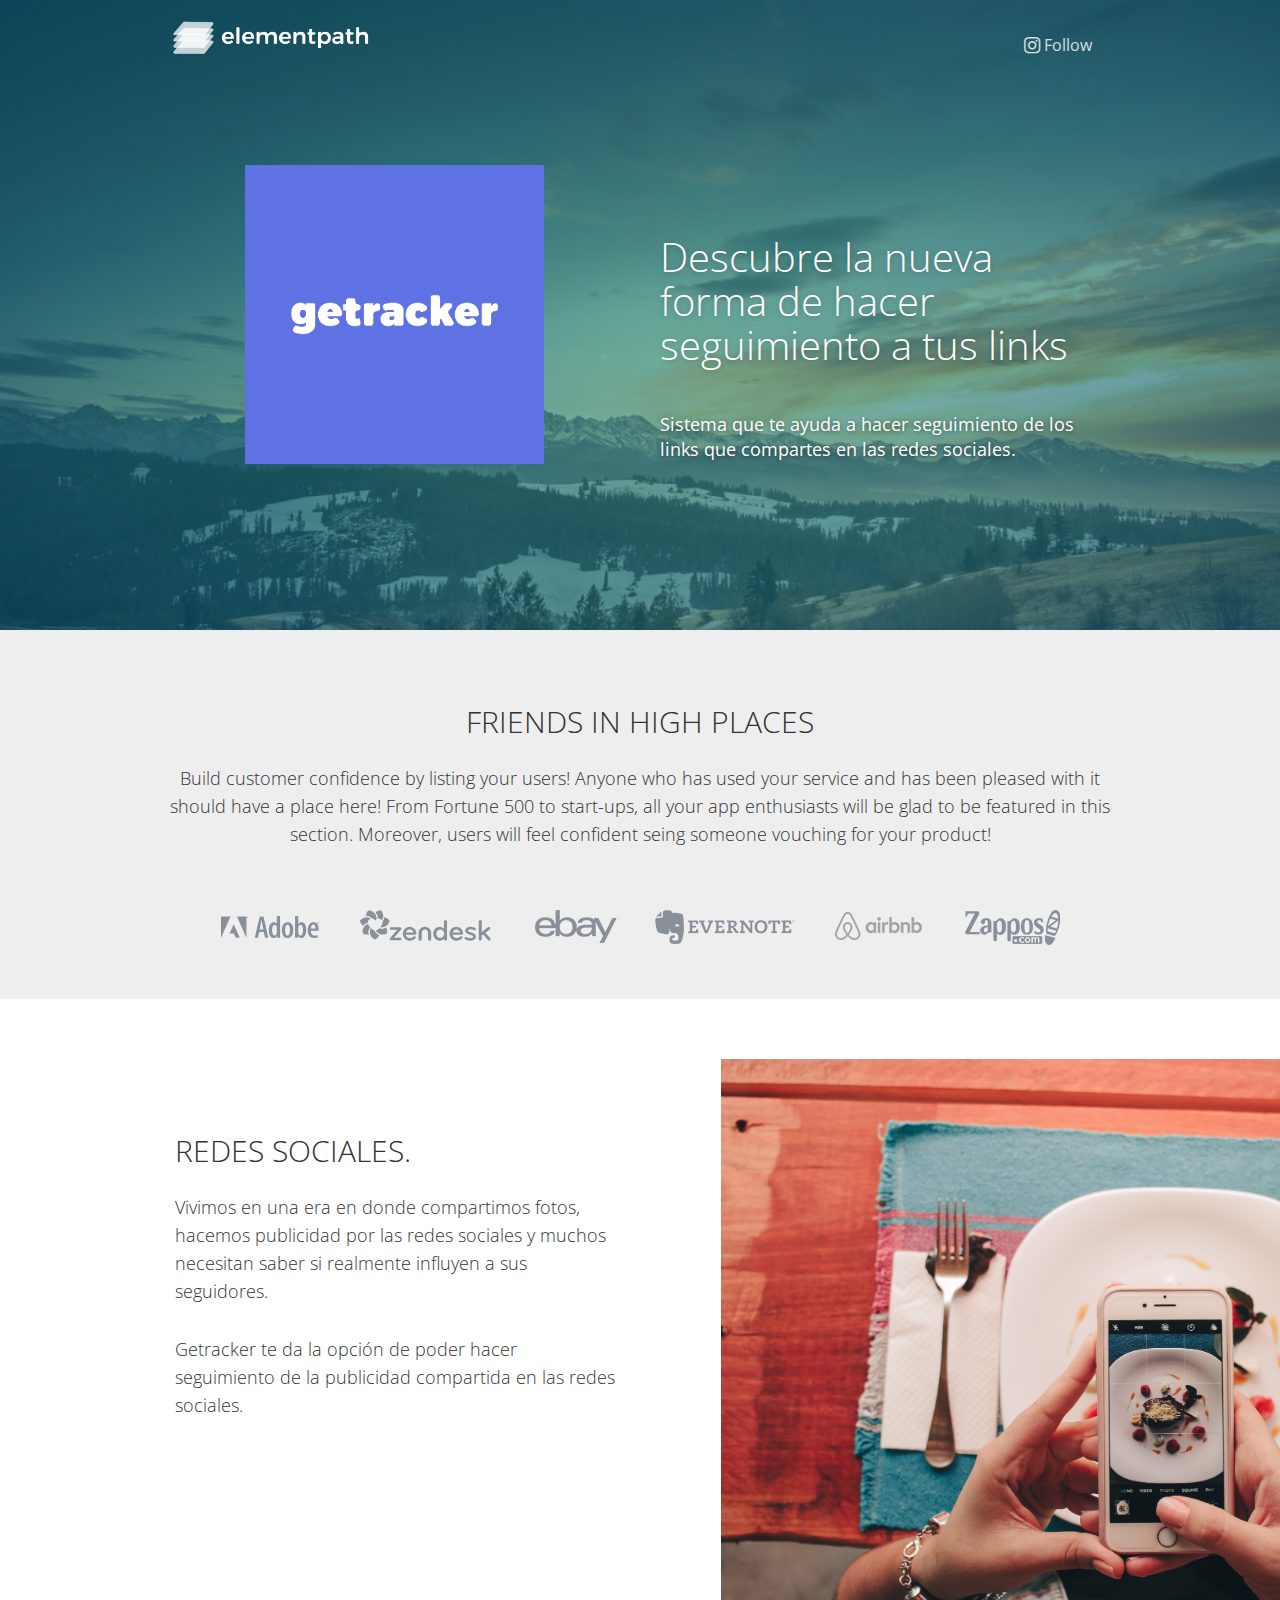
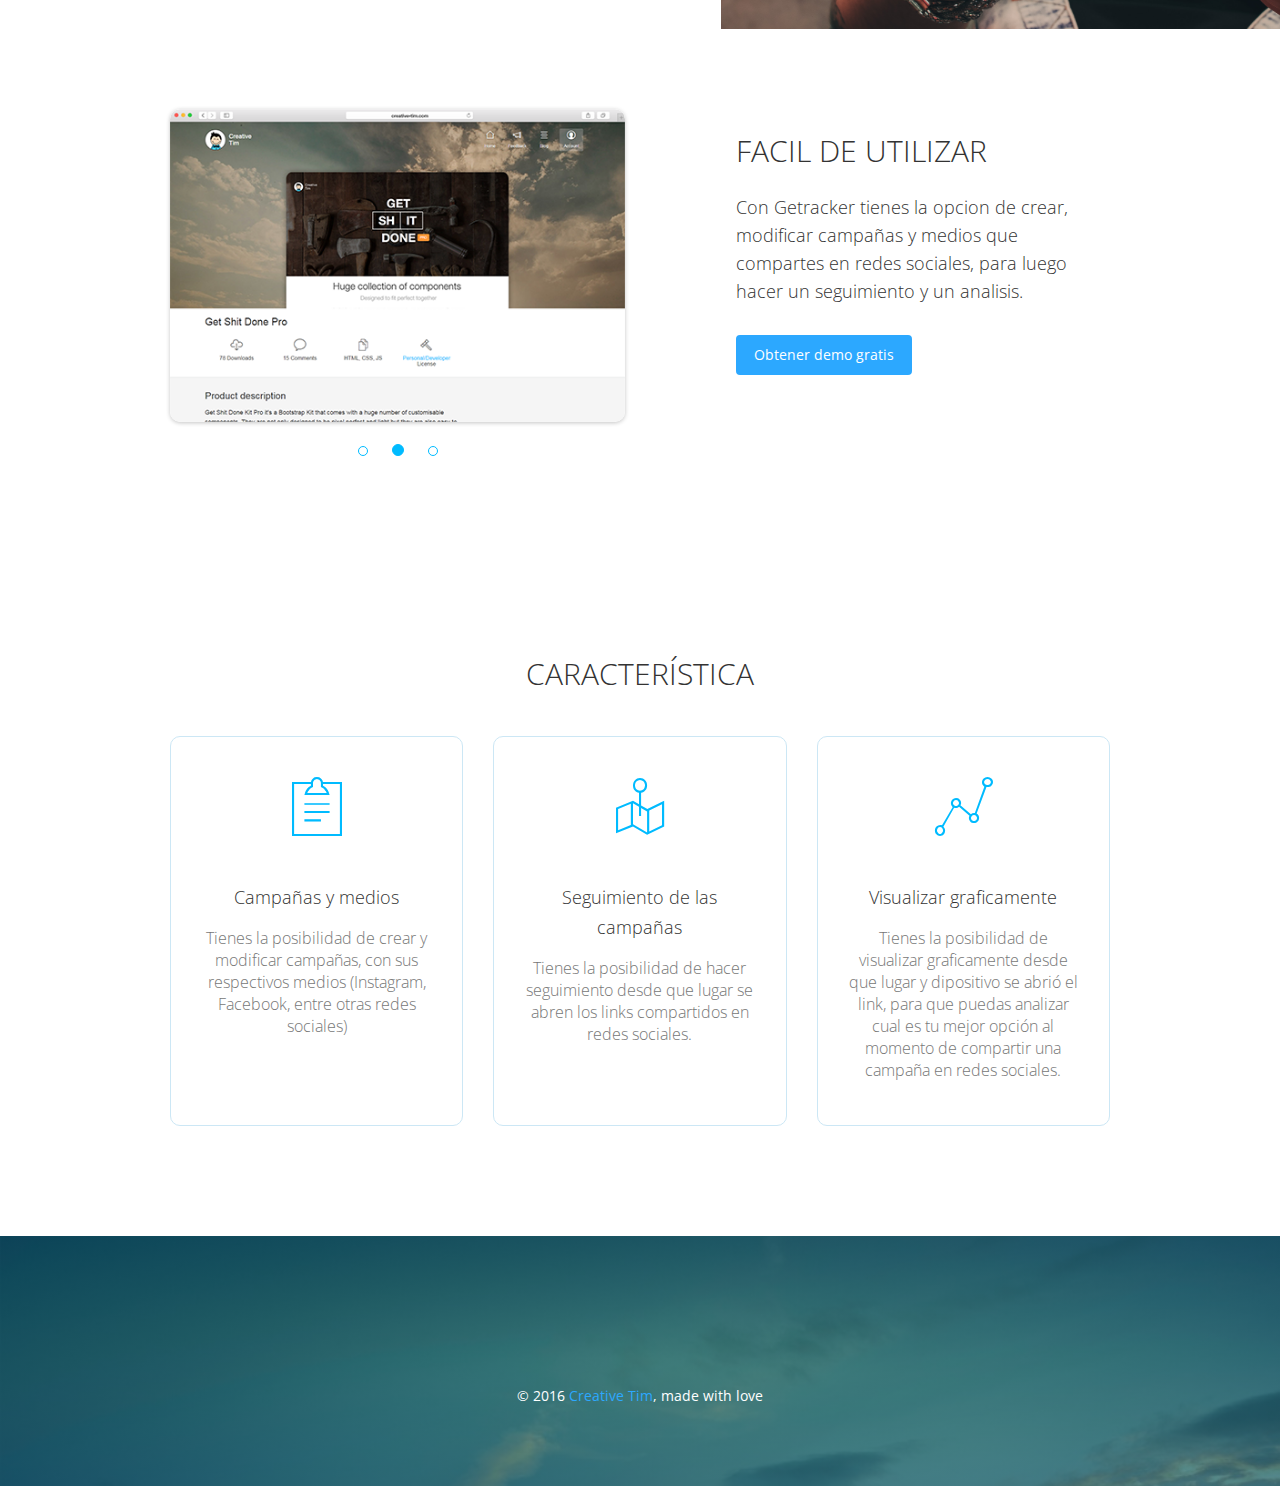
<file: index.html>
<!doctype html>
<html lang="en">
    <head>
        <meta charset="utf-8" />
        <link rel="icon" type="image/png" href="assets/img/favicon.ico">
        <meta http-equiv="X-UA-Compatible" content="IE=edge,chrome=1" />
        <title>Getracker</title>
        <meta content='width=device-width, initial-scale=1.0, maximum-scale=1.0, user-scalable=0' name='viewport' />
        <meta name="viewport" content="width=device-width" />

        <link href="assets/css/bootstrap.css" rel="stylesheet" />
        <link href="assets/css/landing-page.css" rel="stylesheet"/>

        <!--     Fonts and icons     -->
        <link href="http://maxcdn.bootstrapcdn.com/font-awesome/4.2.0/css/font-awesome.min.css" rel="stylesheet">
        <link href='http://fonts.googleapis.com/css?family=Open+Sans:300italic,400,300' rel='stylesheet' type='text/css'>
        <link href="assets/css/pe-icon-7-stroke.css" rel="stylesheet" />

    </head>
    <body class="landing-page landing-page1">
        <nav class="navbar navbar-transparent navbar-top" role="navigation">
            <div class="container">
                <!-- Brand and toggle get grouped for better mobile display -->
                <div class="navbar-header">
                    <button id="menu-toggle" type="button" class="navbar-toggle" data-toggle="collapse" data-target="#example">
                    <span class="sr-only">Toggle navigation</span>
                    <span class="icon-bar bar1"></span>
                    <span class="icon-bar bar2"></span>
                    <span class="icon-bar bar3"></span>
                    </button>
                    <a href="https://www.elementpath.cl">
                        <div class="logo-container">
                            <div class="logo">
                                <img src="assets/img/logo_wh@4x.png" alt="Element Path Logo">
                            </div>                            
                        </div>
                    </a>
                </div>
                <!-- Collect the nav links, forms, and other content for toggling -->
                <div class="collapse navbar-collapse" id="example" >
                    <ul class="nav navbar-nav navbar-right">
                        <li>
                            <a href="https://www.instagram.com/elementpath">
                            <i class="fa fa-instagram"></i>
                            Follow
                            </a>
                        </li>
                        <!--<li>
                            <a href="#">
                            <i class="fa fa-twitter"></i>
                            Tweet
                            </a>
                        </li>
                        <li>
                            <a href="#">
                            <i class="fa fa-pinterest"></i>
                            Pin
                            </a>
                        </li>-->
                    </ul>
                </div>
                <!-- /.navbar-collapse -->
            </div>
        </nav>
        <div class="wrapper">
            <div class="parallax filter-gradient blue" data-color="blue">
                <div class="parallax-background">
                    <img class="parallax-background-image" src="assets/img/template/bg3.jpg">
                </div>
                <div class= "container">
                    <div class="row">
                        <div class="col-md-5 hidden-xs">
                            <div class="parallax-image">
                                <img class="phone" src="assets/img/getracker.png" style="margin-top: 20px"/>
                            </div>
                        </div>
                        <div class="col-md-6 col-md-offset-1">
                            <div class="description">
                                <h2>Descubre la nueva forma de hacer seguimiento a tus links</h2>
                                <br>
                                <h5>Sistema que te ayuda a hacer seguimiento de los links que compartes en las redes sociales.</h5>
                            </div>
                            <!--
                            <div class="buttons">
                                <button class="btn btn-fill btn-neutral">
                                <i class="fa fa-apple"></i> Appstore
                                </button>
                                <button class="btn btn-simple btn-neutral">
                                <i class="fa fa-android"></i>
                                </button>
                                <button class="btn btn-simple btn-neutral">
                                <i class="fa fa-windows"></i>
                                </button>
                            </div>-->
                        </div>
                    </div>
                </div>
            </div>
            <div class="section section-gray section-clients">
                <div class="container text-center">
                    <h4 class="header-text">Friends in high places</h4>
                    <p>
                        Build customer confidence by listing your users! Anyone who has used your service and has been pleased with it should have a place here! From Fortune 500 to start-ups, all your app enthusiasts will be glad to be featured in this section. Moreover, users will feel confident seing someone vouching for your product!<br>
                    </p>
                    <div class="logos">
                        <ul class="list-unstyled">
                            <li ><img src="assets/img/logos/adobe.png"/></li>
                            <li ><img src="assets/img/logos/zendesk.png"/></li>
                            <li ><img src="assets/img/logos/ebay.png"/></i>
                            <li ><img src="assets/img/logos/evernote.png"/></li>
                            <li ><img src="assets/img/logos/airbnb.png"/></li>
                            <li ><img src="assets/img/logos/zappos.png"/></li>
                        </ul>
                    </div>
                </div>
            </div>
            <div class="section section-presentation">
                <div class="container">
                    <div class="row">
                        <div class="col-md-6">
                            <div class="description">
                                <h4 class="header-text">Redes Sociales.</h4>
                                <p>Vivimos en una era en donde compartimos fotos, hacemos publicidad por las redes sociales y muchos necesitan saber si realmente influyen a sus seguidores.</p>
                                <p>Getracker te da la opción de poder hacer seguimiento de la publicidad compartida en las redes sociales.
                                <p>
                            </div>
                        </div>
                        <div class="col-md-5 col-md-offset-1 hidden-xs">
                            <img src="assets/img/template/photo-food.jpg"/>
                        </div>
                    </div>
                </div>
            </div>
            <div class="section section-demo">
                <div class="container">
                    <div class="row">
                        <div class="col-md-6">
                            <div id="description-carousel" class="carousel fade" data-ride="carousel">
                                <div class="carousel-inner">
                                    <div class="item">
                                        <img src="assets/img/template/examples/home_33.jpg" alt="">
                                    </div>
                                    <div class="item active">
                                        <img src="assets/img/template/examples/home_22.jpg" alt="">
                                    </div>
                                    <div class="item">
                                        <img src="assets/img/template/examples/home_11.jpg" alt="">
                                    </div>
                                </div>
                                <ol class="carousel-indicators carousel-indicators-blue">
                                    <li data-target="#description-carousel" data-slide-to="0" class=""></li>
                                    <li data-target="#description-carousel" data-slide-to="1" class="active"></li>
                                    <li data-target="#description-carousel" data-slide-to="2" class=""></li>
                                </ol>
                            </div>
                        </div>
                        <div class="col-md-5 col-md-offset-1">
                            <h4 class="header-text">Facil de utilizar</h4>
                            <p>
                                Con Getracker tienes la opcion de crear, modificar campañas y medios que compartes en redes sociales, para luego hacer un seguimiento y un analisis.
                            </p>
                            <a href="http://www.creative-tim.com/product/awesome-landing-page" id="Demo3" class="btn btn-fill btn-info" data-button="info">Obtener demo gratis</a>
                        </div>
                    </div>
                </div>
            </div>
            <div class="section section-features">
                <div class="container">
                    <h4 class="header-text text-center">Característica</h4>
                    <div class="row">
                        <div class="col-md-4">
                            <div class="card card-blue">
                                <div class="icon">
                                    <i class="pe-7s-note2"></i>
                                </div>
                                <div class="text">
                                    <h4>Campañas y medios</h4>
                                    <p>Tienes la posibilidad de crear y modificar campañas, con sus respectivos medios (Instagram, Facebook, entre otras redes sociales) </p>
                                </div>
                            </div>
                        </div>
                        <div class="col-md-4">
                            <div class="card card-blue">
                                <div class="icon">
                                    <i class="pe-7s-map-2"></i>
                                </div>
                                <h4>Seguimiento de las campañas</h4>
                                <p>Tienes la posibilidad de hacer seguimiento desde que lugar se abren los links compartidos en redes sociales.</p>
                            </div>
                        </div>
                        <div class="col-md-4">
                            <div class="card card-blue">
                                <div class="icon">
                                    <i class="pe-7s-graph1"></i>
                                </div>
                                <h4>Visualizar graficamente</h4>
                                <p>Tienes la posibilidad de visualizar graficamente desde que lugar y dipositivo se abrió el link, para que puedas analizar cual es tu mejor opción al momento de compartir una campaña en redes sociales.</p>
                            </div>
                        </div>
                    </div>
                </div>
            </div>
            <!--<div class="section section-testimonial">
                <div class="container">
                    <h4 class="header-text text-center">What people think</h4>
                    <div id="carousel-example-generic" class="carousel fade" data-ride="carousel">
                        <!-- Wrapper for slides
                        <div class="carousel-inner" role="listbox">
                            <div class="item">
                                <div class="mask">
                                    <img src="assets/img/faces/face-4.jpg">
                                </div>
                                <div class="carousel-testimonial-caption">
                                    <p>Jay Z, Producer</p>
                                    <h3>"I absolutely love your app! It's truly amazing and looks awesome!"</h3>
                                </div>
                            </div>
                            <div class="item active">
                                <div class="mask">
                                    <img src="assets/img/faces/face-3.jpg">
                                </div>
                                <div class="carousel-testimonial-caption">
                                    <p>Drake, Artist</p>
                                    <h3>"This is one of the most awesome apps I've ever seen! Wish you luck Creative Tim!"</h3>
                                </div>
                            </div>
                            <div class="item">
                                <div class="mask">
                                    <img src="assets/img/faces/face-2.jpg">
                                </div>
                                <div class="carousel-testimonial-caption">
                                    <p>Rick Ross, Musician</p>
                                    <h3>"Loving this! Just picked it up the other day. Thank you for the work you put into this."</h3>
                                </div>
                            </div>
                        </div>
                        <ol class="carousel-indicators carousel-indicators-blue">
                            <li data-target="#carousel-example-generic" data-slide-to="0" class="active"></li>
                            <li data-target="#carousel-example-generic" data-slide-to="1"></li>
                            <li data-target="#carousel-example-generic" data-slide-to="2"></li>
                        </ol>
                    </div>
                </div>
            </div>-->
            <!--<footer class="footer"> -->
                <div class="section section-no-padding">
                    
                    <div class="parallax filter-gradient blue" data-color="blue">
                        <div class="parallax-background">
                            <img class ="parallax-background-image" src="assets/img/template/bg3.jpg"/>
                        </div>
                        <!--<div class="info">
                            <h1>Download this landing page for free!</h1>
                            <p>Beautiful multipurpose bootstrap landing page.</p>
                            <a href="http://www.creative-tim.com/product/awesome-landing-page" class="btn btn-neutral btn-lg btn-fill">DOWNLOAD</a>
                        </div>-->
                        <div class="info">
                            &copy; 2016 <a href="http://www.creative-tim.com">Creative Tim</a>, made with love                            
                        </div>
                        
                    </div>                
                </div>
           <!-- </footer>-->
            <!--
            <footer class="footer">
                <div class="container">
                    <nav class="pull-left">
                        <ul>
                            <li>
                                <a href="#">
                                Home
                                </a>
                            </li>
                            <li>
                                <a href="#">
                                Company
                                </a>
                            </li>
                            <li>
                                <a href="#">
                                Portfolio
                                </a>
                            </li>
                            <li>
                                <a href="#">
                                Blog
                                </a>
                            </li>
                        </ul>
                    </nav>
                    <!--<div class="social-area pull-right">
                        <a class="btn btn-social btn-facebook btn-simple">
                        <i class="fa fa-facebook-square"></i>
                        </a>
                        <a class="btn btn-social btn-twitter btn-simple">
                        <i class="fa fa-twitter"></i>
                        </a>
                        <a class="btn btn-social btn-pinterest btn-simple">
                        <i class="fa fa-pinterest"></i>
                        </a>
                    </div>
                    <div class="copyright">
                        &copy; 2016 <a href="http://www.creative-tim.com">Creative Tim</a>, made with love
                    </div>
                </div>
            </footer>-->
        </div>

    </body>
    <script src="assets/js/jquery-1.10.2.js" type="text/javascript"></script>
    <script src="assets/js/jquery-ui-1.10.4.custom.min.js" type="text/javascript"></script>
    <script src="assets/js/bootstrap.js" type="text/javascript"></script>
    <script src="assets/js/awesome-landing-page.js" type="text/javascript"></script>
</html>
</file>
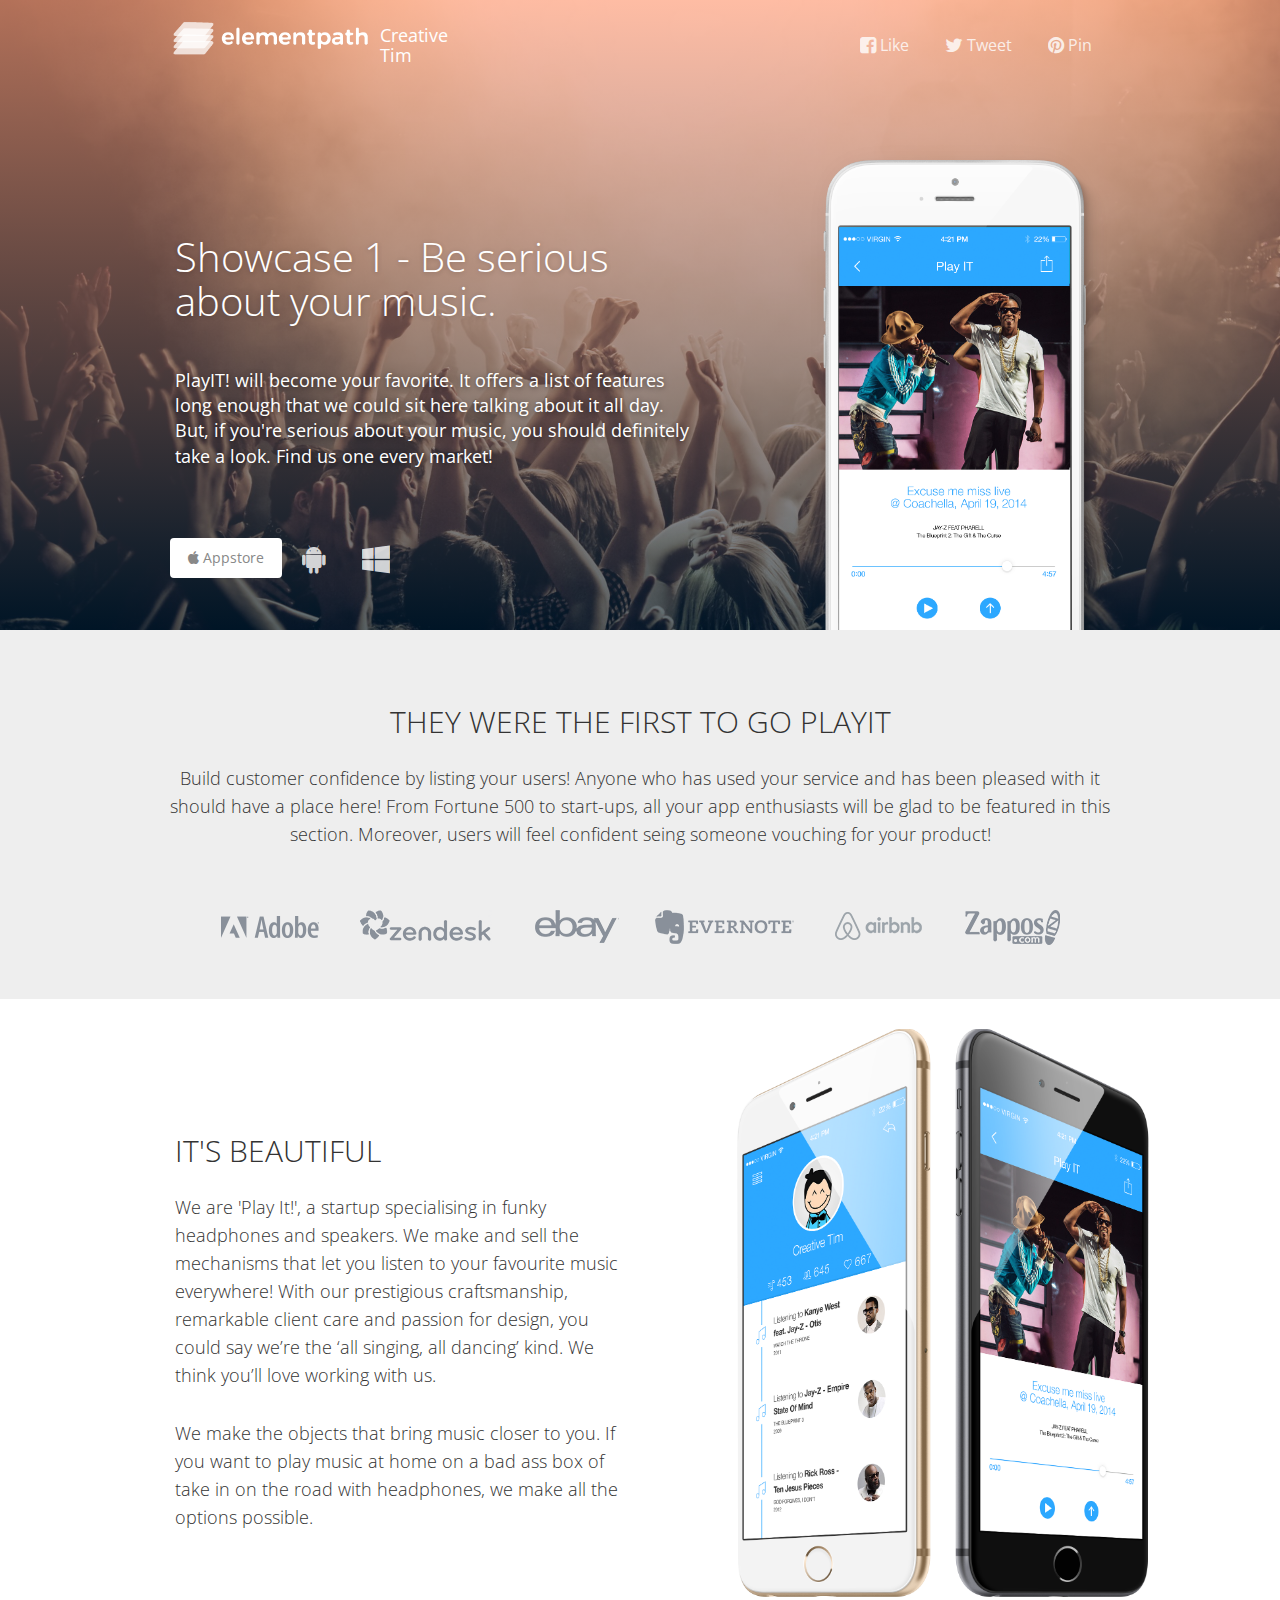
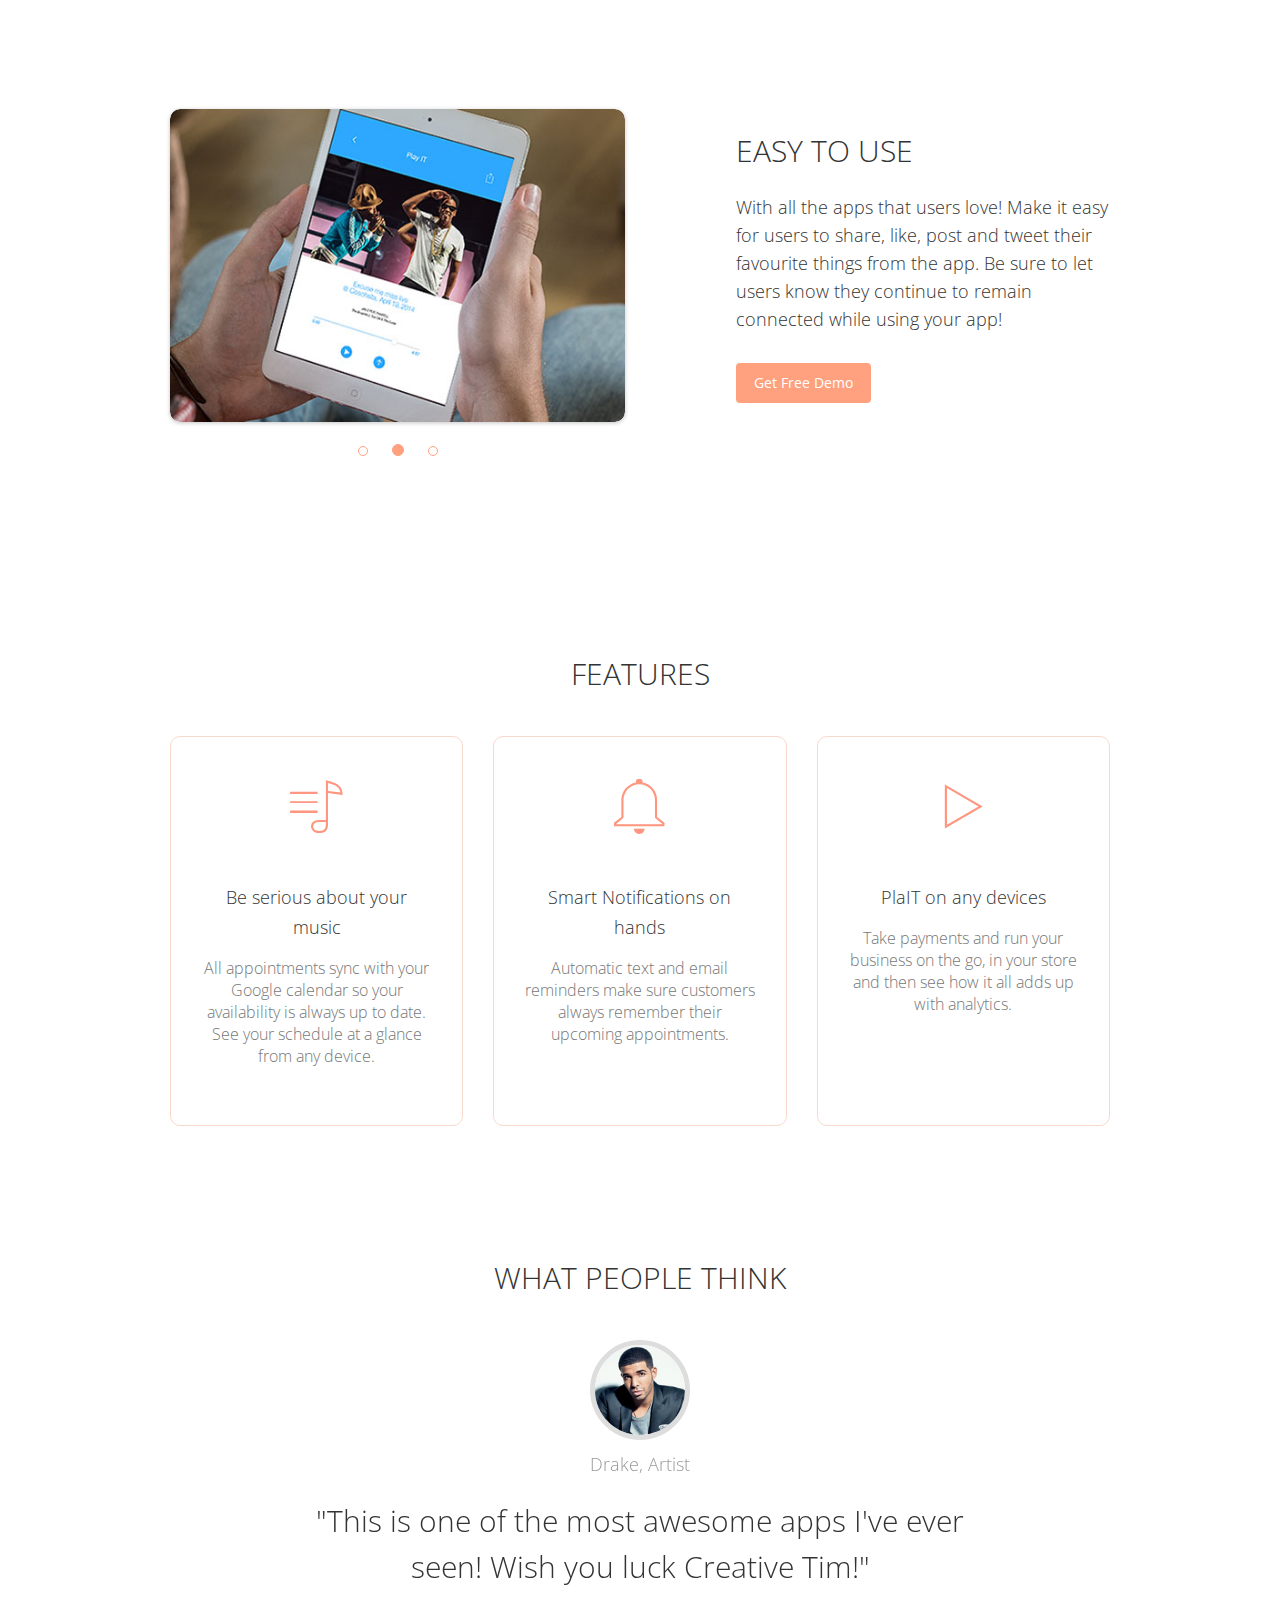
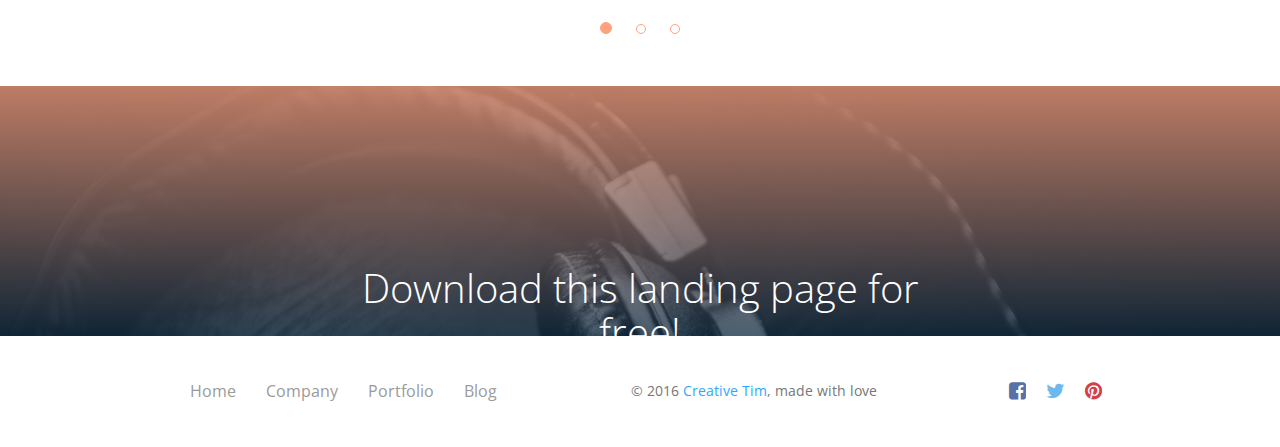
<file: phone_app.html>
<!doctype html>
<html lang="en">
    <head>
        <meta charset="utf-8" />
        <link rel="icon" type="image/png" href="assets/img/favicon.ico">
        <meta http-equiv="X-UA-Compatible" content="IE=edge,chrome=1" />
        <title>Awesome Landing Page by Creative Tim</title>

        <meta content='width=device-width, initial-scale=1.0, maximum-scale=1.0, user-scalable=0' name='viewport' />
        <meta name="viewport" content="width=device-width" />

        <link href="assets/css/bootstrap.css" rel="stylesheet" />
        <link href="assets/css/landing-page.css" rel="stylesheet"/>
        <!--     Fonts and icons     -->
        <link href="http://maxcdn.bootstrapcdn.com/font-awesome/4.2.0/css/font-awesome.min.css" rel="stylesheet">
        <link href='http://fonts.googleapis.com/css?family=Open+Sans:300italic,400,300' rel='stylesheet' type='text/css'>
        <link href="assets/css/pe-icon-7-stroke.css" rel="stylesheet" />
    </head>
    <body class="landing-page landing-page1">
        <nav class="navbar navbar-transparent navbar-top" role="navigation">
            <div class="container">
                <!-- Brand and toggle get grouped for better mobile display -->
                <div class="navbar-header">
                    <button id="menu-toggle" type="button" class="navbar-toggle" data-toggle="collapse" data-target="#example">
                    <span class="sr-only">Toggle navigation</span>
                    <span class="icon-bar bar1"></span>
                    <span class="icon-bar bar2"></span>
                    <span class="icon-bar bar3"></span>
                    </button>
                    <a href="http://www.creative-tim.com">
                        <div class="logo-container">
                            <div class="logo">
                                <img src="assets/img/logo_wh.png" alt="Element Path Logo">
                            </div>
                            <div class="brand">
                                Creative Tim
                            </div>
                        </div>
                    </a>
                </div>
                <!-- Collect the nav links, forms, and other content for toggling -->
                <div class="collapse navbar-collapse" id="example" >
                    <ul class="nav navbar-nav navbar-right">
                        <li>
                            <a href="#">
                            <i class="fa fa-facebook-square"></i>
                            Like
                            </a>
                        </li>
                        <li>
                            <a href="#">
                            <i class="fa fa-twitter"></i>
                            Tweet
                            </a>
                        </li>
                        <li>
                            <a href="#">
                            <i class="fa fa-pinterest"></i>
                            Pin
                            </a>
                        </li>
                    </ul>
                </div>
                <!-- /.navbar-collapse -->
            </div>
        </nav>
        <div class="wrapper">
            <div class="parallax filter-gradient orange" data-color="orange">
                <div class="parallax-background">
                    <img class="parallax-background-image" src="assets/img/showcases/showcase-1/bg.jpg">
                </div>
                <div class= "container">
                    <div class="row">
                        <div class="col-md-7">
                            <div class="description">
                                <h2>Showcase 1 - Be serious about your music.</h2>
                                <br>
                                <h5>PlayIT! will become your favorite. It offers a list of features long enough that we could sit here talking about it all day. But, if you're serious about your music, you should definitely take a look. Find us one every market!</h5>
                            </div>
                            <div class="buttons">
                                <button class="btn btn-fill btn-neutral">
                                <i class="fa fa-apple"></i> Appstore
                                </button>
                                <button class="btn btn-simple btn-neutral">
                                <i class="fa fa-android"></i>
                                </button>
                                <button class="btn btn-simple btn-neutral">
                                <i class="fa fa-windows"></i>
                                </button>
                            </div>
                        </div>
                        <div class="col-md-5  hidden-xs">
                            <div class="parallax-image">
                                <img class="phone" src="assets/img/showcases/showcase-1/iphone.png"/>
                            </div>
                        </div>
                    </div>
                </div>
            </div>
            <div class="section section-gray section-clients">
                <div class="container text-center">
                    <h4 class="header-text">They were the first to go PlayIT</h4>
                    <p>
                        Build customer confidence by listing your users! Anyone who has used your service and has been pleased with it should have a place here! From Fortune 500 to start-ups, all your app enthusiasts will be glad to be featured in this section. Moreover, users will feel confident seing someone vouching for your product!<br>
                    </p>
                    <div class="logos">
                        <ul class="list-unstyled">
                            <li ><img src="assets/img/logos/adobe.png"/></li>
                            <li ><img src="assets/img/logos/zendesk.png"/></li>
                            <li ><img src="assets/img/logos/ebay.png"/></i>
                            <li ><img src="assets/img/logos/evernote.png"/></li>
                            <li ><img src="assets/img/logos/airbnb.png"/></li>
                            <li ><img src="assets/img/logos/zappos.png"/></li>
                        </ul>
                    </div>
                </div>
            </div>
            <div class="section section-presentation">
                <div class="container">
                    <div class="row">
                        <div class="col-md-6">
                            <div class="description">
                                <h4 class="header-text">It's beautiful</h4>
                                <p>We are 'Play It!', a startup specialising in funky headphones and speakers. We make and sell the mechanisms that let you listen to your favourite music everywhere! With our prestigious craftsmanship, remarkable client care and passion for design, you could say we’re the ‘all singing, all dancing’ kind. We think you’ll love working with us.</p>
                                <p>We make the objects that bring music closer to you. If you want to play music at home on a bad ass box of take in on the road with headphones, we make all the options possible.
                                </p>
                            </div>
                        </div>
                        <div class="col-md-5 col-md-offset-1 hidden-xs">
                            <img src="assets/img/showcases/showcase-1/iphones.png"/ style="top:-50px">
                        </div>
                    </div>
                </div>
            </div>
            <div class="section section-demo">
                <div class="container">
                    <div class="row">
                        <div class="col-md-6">
                            <div id="description-carousel" class="carousel fade" data-ride="carousel">
                                <div class="carousel-inner">
                                    <div class="item">
                                        <img src="assets/img/showcases/showcase-1/examples/home_3.jpg" alt="">
                                    </div>
                                    <div class="item active">
                                        <img src="assets/img/showcases/showcase-1/examples/home_2.jpg" alt="">
                                    </div>
                                    <div class="item">
                                        <img src="assets/img/showcases/showcase-1/examples/home_1.jpg" alt="">
                                    </div>
                                </div>
                                <ol class="carousel-indicators carousel-indicators-orange">
                                    <li data-target="#description-carousel" data-slide-to="0" class=""></li>
                                    <li data-target="#description-carousel" data-slide-to="1" class="active"></li>
                                    <li data-target="#description-carousel" data-slide-to="2" class=""></li>
                                </ol>
                            </div>
                        </div>
                        <div class="col-md-5 col-md-offset-1">
                            <h4 class="header-text">Easy to use</h4>
                            <p>
                                With all the apps that users love! Make it easy for users to share, like, post and tweet their favourite things from the app. Be sure to let users know they continue to remain connected while using your app!
                            </p>
                            <a href="http://www.creative-tim.com/product/awesome-landing-page" id="Demo1" class="btn btn-warning btn-fill" data-button="warning">Get Free Demo</a>
                        </div>
                    </div>
                </div>
            </div>
            <div class="section section-features">
                <div class="container">
                    <h4 class="header-text text-center">Features</h4>
                    <div class="row">
                        <div class="col-md-4">
                            <div class="card card-orange">
                                <div class="icon">
                                    <i class="pe-7s-musiclist"></i>
                                </div>
                                <div class="text">
                                    <h4>Be serious about your music</h4>
                                    <p>All appointments sync with your Google calendar so your availability is always up to date. See your schedule at a glance from any device.</p>
                                </div>
                            </div>
                        </div>
                        <div class="col-md-4">
                            <div class="card card-orange">
                                <div class="icon">
                                    <i class="pe-7s-bell"></i>
                                </div>
                                <h4>Smart Notifications on hands</h4>
                                <p>Automatic text and email reminders make sure customers always remember their upcoming appointments.</p>
                            </div>
                        </div>
                        <div class="col-md-4">
                            <div class="card card-orange">
                                <div class="icon">
                                    <i class="pe-7s-play"></i>
                                </div>
                                <h4>PlaIT on any devices</h4>
                                <p>Take payments and run your business on the go, in your store and then see how it all adds up with analytics.</p>
                            </div>
                        </div>
                    </div>
                </div>
            </div>
            <div class="section section-testimonial">
                <div class="container">
                    <h4 class="header-text text-center">What people think</h4>
                    <div id="carousel-example-generic" class="carousel fade" data-ride="carousel">
                        <!-- Wrapper for slides -->
                        <div class="carousel-inner" role="listbox">
                            <div class="item">
                                <div class="mask">
                                    <img src="assets/img/faces/face-4.jpg">
                                </div>
                                <div class="carousel-testimonial-caption">
                                    <p>Jay Z, Producer</p>
                                    <h3>"I absolutely love your app! It's truly amazing and looks awesome!"</h3>
                                </div>
                            </div>
                            <div class="item active">
                                <div class="mask">
                                    <img src="assets/img/faces/face-3.jpg">
                                </div>
                                <div class="carousel-testimonial-caption">
                                    <p>Drake, Artist</p>
                                    <h3>"This is one of the most awesome apps I've ever seen! Wish you luck Creative Tim!"</h3>
                                </div>
                            </div>
                            <div class="item">
                                <div class="mask">
                                    <img src="assets/img/faces/face-2.jpg">
                                </div>
                                <div class="carousel-testimonial-caption">
                                    <p>Rick Ross, Musician</p>
                                    <h3>"Loving this! Just picked it up the other day. Thank you for the work you put into this."</h3>
                                </div>
                            </div>
                        </div>
                        <ol class="carousel-indicators carousel-indicators-orange">
                            <li data-target="#carousel-example-generic" data-slide-to="0" class="active"></li>
                            <li data-target="#carousel-example-generic" data-slide-to="1"></li>
                            <li data-target="#carousel-example-generic" data-slide-to="2"></li>
                        </ol>
                    </div>
                </div>
            </div>
            <div class="section section-no-padding">
                <div class="parallax filter-gradient orange" data-color="orange">
                    <div class="parallax-background">
                        <img class ="parallax-background-image flipped" src="assets/img/showcases/showcase-1/bg2.jpg">
                    </div>
                    <div class="info">
                        <h1>Download this landing page for free!</h1>
                        <p>Beautiful multipurpose bootstrap landing page.</p>
                        <a href="http://www.creative-tim.com/product/awesome-landing-page" class="btn btn-neutral btn-lg btn-fill">DOWNLOAD</a>
                    </div>
                </div>
            </div>
            <footer class="footer">
                <div class="container">
                    <nav class="pull-left">
                        <ul>
                            <li>
                                <a href="#">
                                Home
                                </a>
                            </li>
                            <li>
                                <a href="#">
                                Company
                                </a>
                            </li>
                            <li>
                                <a href="#">
                                Portfolio
                                </a>
                            </li>
                            <li>
                                <a href="#">
                                Blog
                                </a>
                            </li>
                        </ul>
                    </nav>
                    <div class="social-area pull-right">
                        <a class="btn btn-social btn-facebook btn-simple">
                        <i class="fa fa-facebook-square"></i>
                        </a>
                        <a class="btn btn-social btn-twitter btn-simple">
                        <i class="fa fa-twitter"></i>
                        </a>
                        <a class="btn btn-social btn-pinterest btn-simple">
                        <i class="fa fa-pinterest"></i>
                        </a>
                    </div>
                    <div class="copyright">
                        &copy; 2016 <a href="http://www.creative-tim.com">Creative Tim</a>, made with love
                    </div>
                </div>
            </footer>
        </div>

    </div>
    </body>
    <script src="assets/js/jquery-1.10.2.js" type="text/javascript"></script>
    <script src="assets/js/jquery-ui-1.10.4.custom.min.js" type="text/javascript"></script>
    <script src="assets/js/bootstrap.js" type="text/javascript"></script>
    <script src="assets/js/awesome-landing-page.js" type="text/javascript"></script>
</html>
</file>
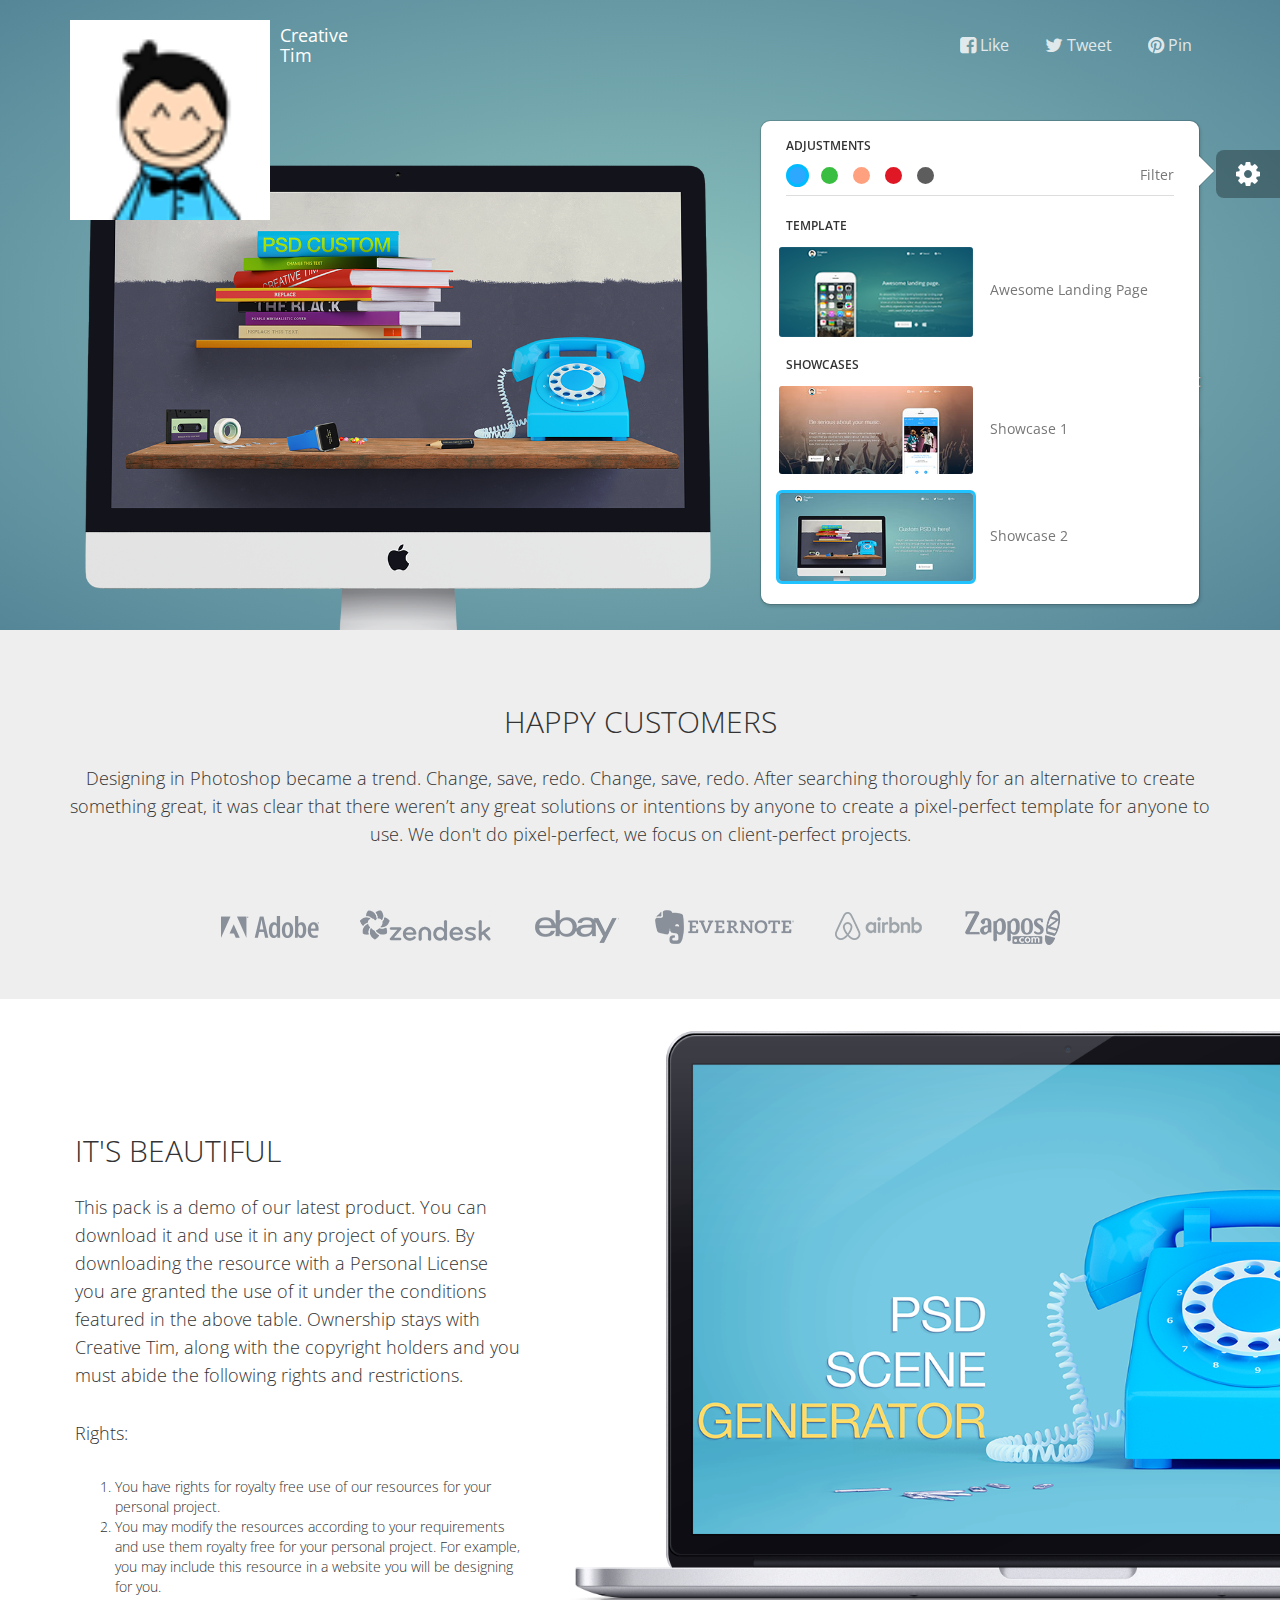
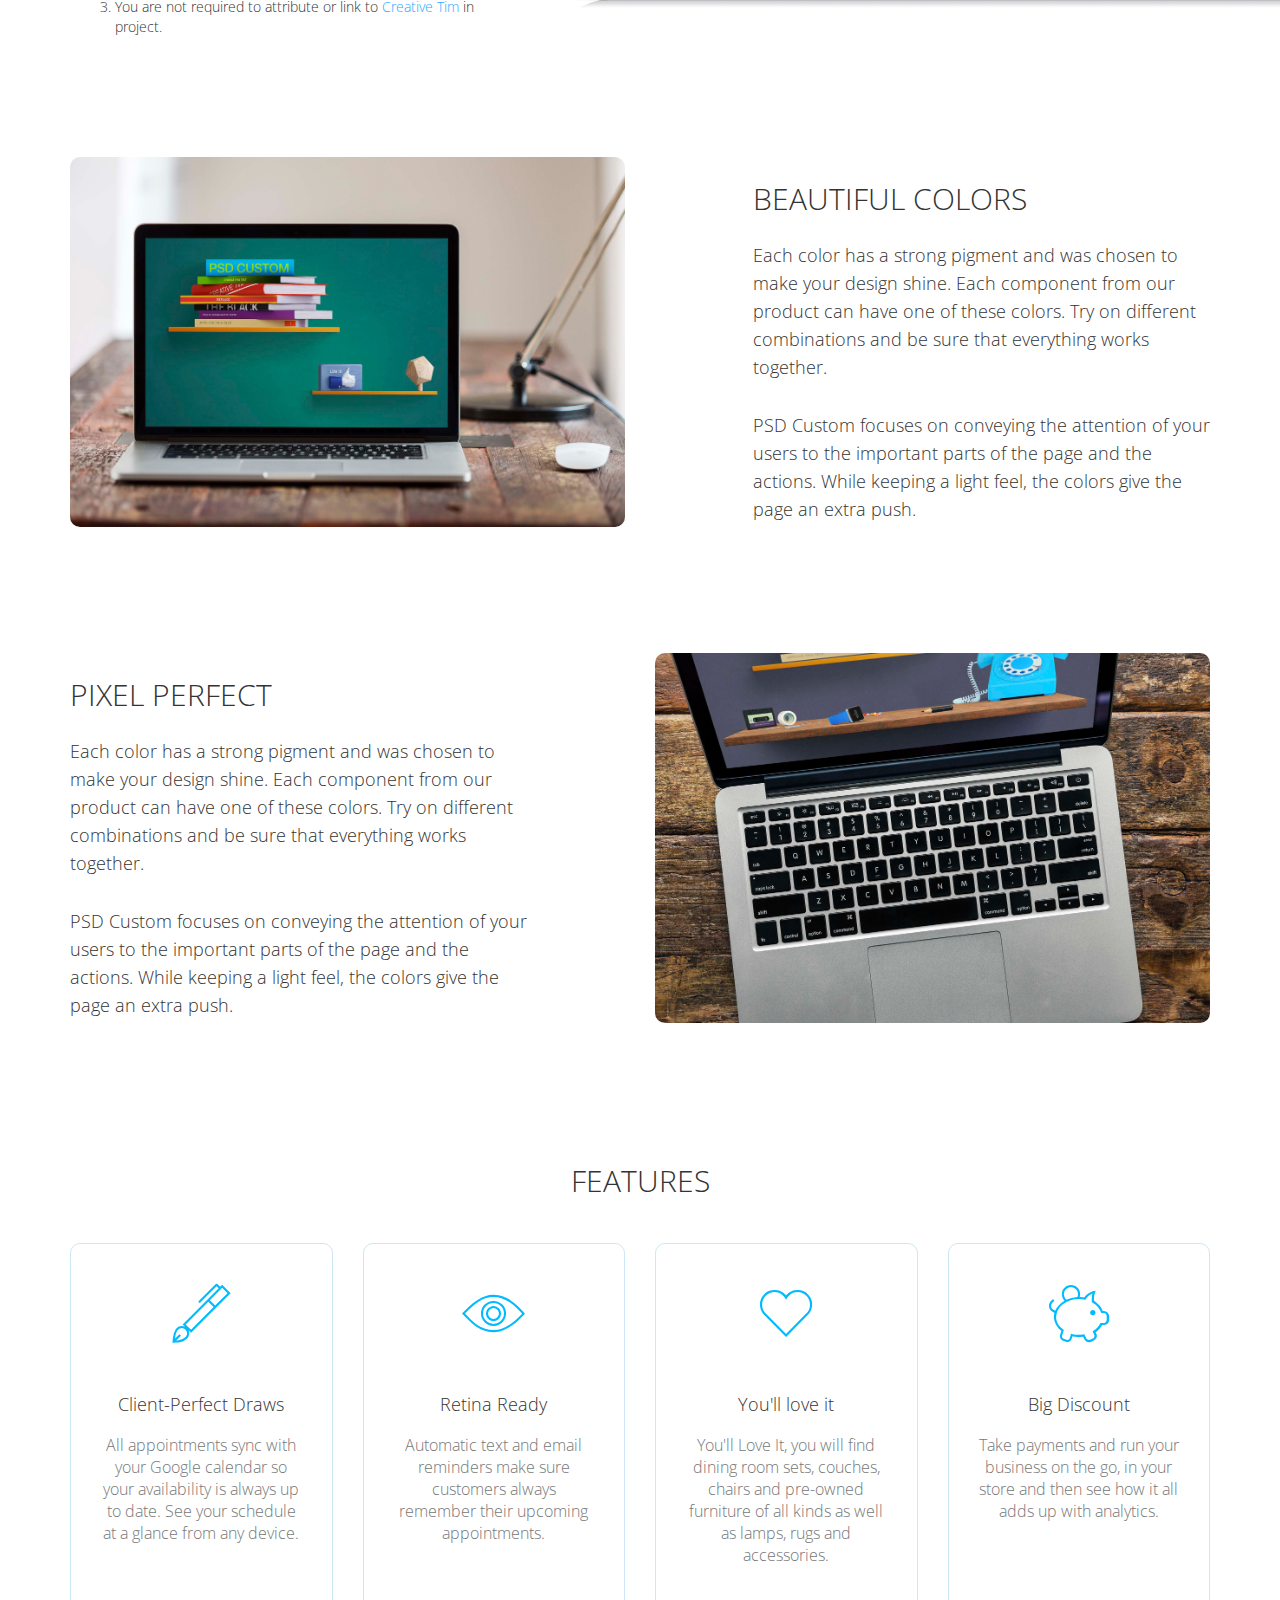
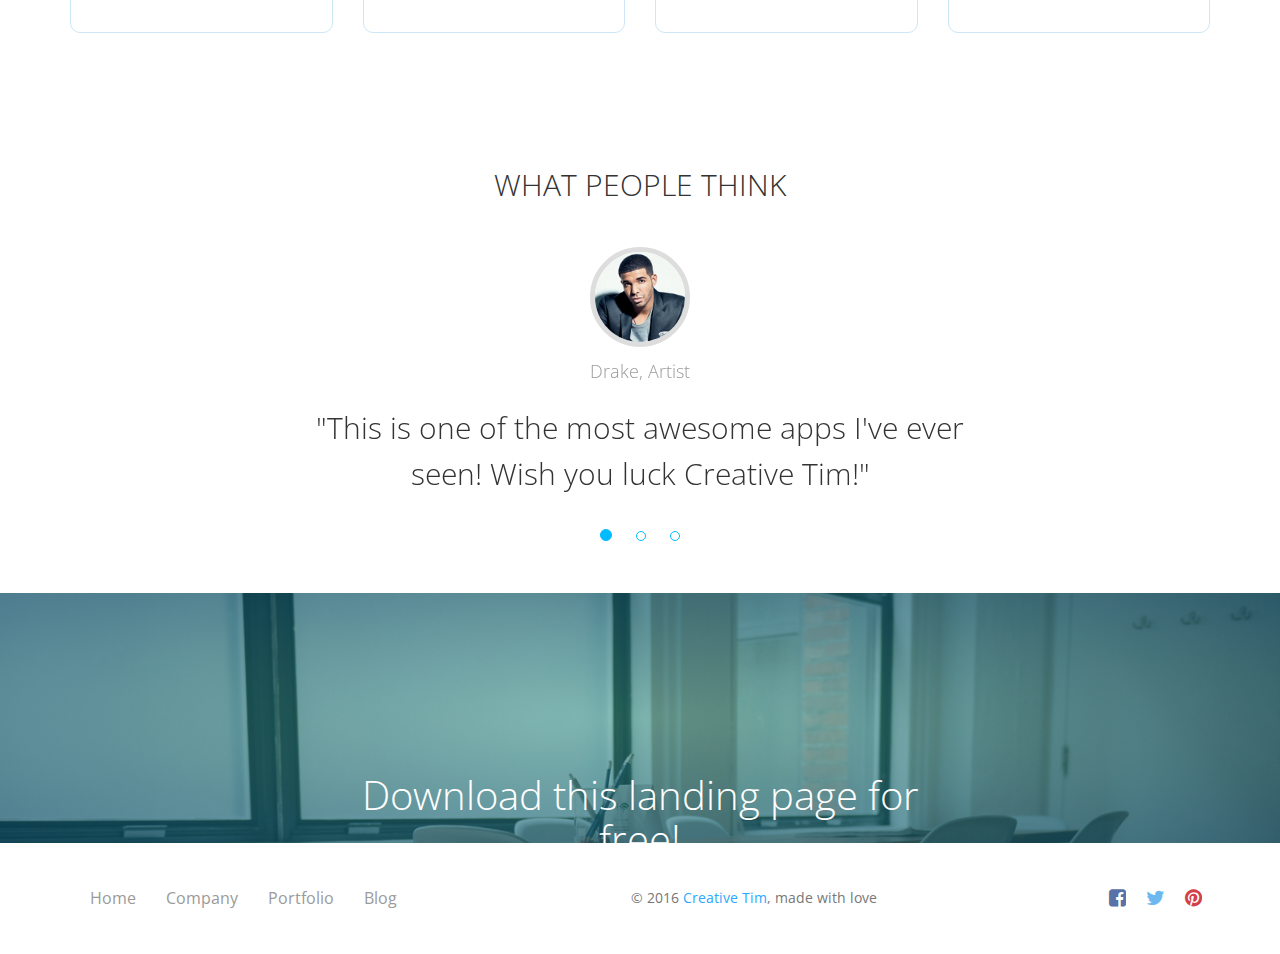
<file: web_app.html>
<!doctype html>
<html lang="en">
    <head>
        <meta charset="utf-8" />
        <link rel="icon" type="image/png" href="assets/img/favicon.ico">
        <meta http-equiv="X-UA-Compatible" content="IE=edge,chrome=1" />
        <title>Awesome Landing Page by Creative Tim</title>
        <meta content='width=device-width, initial-scale=1.0, maximum-scale=1.0, user-scalable=0' name='viewport' />
        <meta name="viewport" content="width=device-width" />

        <link href="assets/css/bootstrap.css" rel="stylesheet" />
        <link href="assets/css/landing-page.css" rel="stylesheet"/>

        <!--     Fonts and icons     -->
        <link href="http://maxcdn.bootstrapcdn.com/font-awesome/4.2.0/css/font-awesome.min.css" rel="stylesheet">
        <link href='http://fonts.googleapis.com/css?family=Open+Sans:300italic,400,300' rel='stylesheet' type='text/css'>
        <link href="assets/css/pe-icon-7-stroke.css" rel="stylesheet" />
    </head>
    <body class="landing-page landing-page2">
        <nav class="navbar navbar-transparent navbar-top" role="navigation">
            <div class="container">
                <!-- Brand and toggle get grouped for better mobile display -->
                <div class="navbar-header">
                    <button id="menu-toggle" type="button" class="navbar-toggle" data-toggle="collapse" data-target="#example">
                    <span class="sr-only">Toggle navigation</span>
                    <span class="icon-bar bar1"></span>
                    <span class="icon-bar bar2"></span>
                    <span class="icon-bar bar3"></span>
                    </button>
                    <a href="http://www.creative-tim.com">
                        <div class="logo-container">
                            <div class="logo">
                                <img src="assets/img/new_logo.png" alt="Creative Tim Logo">
                            </div>
                            <div class="brand">
                                Creative Tim
                            </div>
                        </div>
                    </a>
                </div>
                <!-- Collect the nav links, forms, and other content for toggling -->
                <div class="collapse navbar-collapse" id="example" >
                    <ul class="nav navbar-nav navbar-right">
                        <li>
                            <a href="#">
                            <i class="fa fa-facebook-square"></i>
                            Like
                            </a>
                        </li>
                        <li>
                            <a href="#">
                            <i class="fa fa-twitter"></i>
                            Tweet
                            </a>
                        </li>
                        <li>
                            <a href="#">
                            <i class="fa fa-pinterest"></i>
                            Pin
                            </a>
                        </li>
                    </ul>
                </div>
                <!-- /.navbar-collapse -->
            </div>
        </nav>
        <div class="wrapper">
            <div class="parallax filter-gradient blue" data-color="blue">
                <div class= "container">
                    <div class="row">
                        <div class="col-md-7  hidden-xs">
                            <div class="parallax-image">
                                <img src="assets/img/showcases/showcase-2/mac1.png"/>
                            </div>
                        </div>
                        <div class="col-md-5">
                            <div class="description text-center">
                                <h2>Showcase 2 - Your webapp</h2>
                                <br>
                                <h5>This template was built closely to our current layout as of June 2016. You can download a free demo below. Please share the webpage with others. Hope this template makes a good preview of what we are building here!</h5>
                                <div class="buttons">
                                    <a href="http://www.creative-tim.com/product/awesome-landing-page" class="btn btn-fill btn-neutral">
                                    <i class="fa fa-download"></i> Download
                                    </a>
                                </div>
                            </div>
                        </div>
                    </div>
                </div>
            </div>
            <div class="section section-gray section-clients">
                <div class="container text-center">
                    <h4 class="header-text">Happy Customers</h4>
                    <p>
                        Designing in Photoshop became a trend. Change, save, redo. Change, save, redo. After searching thoroughly for an alternative to create something great, it was clear that there weren’t any great solutions or intentions by anyone to create a pixel-perfect template for anyone to use. We don't do pixel-perfect, we focus on client-perfect projects.<br>
                    </p>
                    <div class="logos">
                        <ul class="list-unstyled">
                            <li ><img src="assets/img/logos/adobe.png"/></li>
                            <li ><img src="assets/img/logos/zendesk.png"/></li>
                            <li ><img src="assets/img/logos/ebay.png"/></i>
                            <li ><img src="assets/img/logos/evernote.png"/></li>
                            <li ><img src="assets/img/logos/airbnb.png"/></li>
                            <li ><img src="assets/img/logos/zappos.png"/></li>
                        </ul>
                    </div>
                </div>
            </div>
            <div class="section section-presentation">
                <div class="container">
                    <div class="row">
                        <div class="col-md-5 hidden-xs">
                            <div class="description">
                                <h4 class="header-text">It's beautiful</h4>
                                <p>This pack is a demo of our latest product. You can download it and use it in any project of yours. By downloading the resource with a Personal License you are granted the use of it under the conditions featured in the above table. Ownership stays with Creative Tim, along with the copyright holders and you must abide the following rights and restrictions. </p>
                                <p>Rights:
                                <p>
                                <ol>
                                    <li>You have rights for royalty free use of our resources for your personal project.</li>
                                    <li>You may modify the resources according to your requirements and use them royalty free for your personal project. For example, you may include this resource in a website you will be designing for you. </li>
                                    <li>You are not required to attribute or link to <a href="http://www.creative-tim.com">Creative Tim</a> in project.</li>
                                </ol>
                            </div>
                        </div>
                        <div class="col-md-6 ">
                            <img src="assets/img/showcases/showcase-2/mac2.png" style="margin-top:-50px"/>
                        </div>
                    </div>
                </div>
            </div>
            <div class="section section-demo">
                <div class="container">
                    <div class="row">
                        <div class="col-md-6">
                            <div class="demo-image">
                                <img src="assets/img/showcases/showcase-2/examples/home_4.jpg" alt="">
                            </div>
                        </div>
                        <div class="col-md-5 col-md-offset-1">
                            <h4 class="header-text">Beautiful colors</h4>
                            <p>
                                Each color has a strong pigment and was chosen to make your design shine. Each component from our product can have one of these colors. Try on different combinations and be sure that everything works together.
                            </p>
                            <p>
                                PSD Custom focuses on conveying the attention of your users to the important parts of the page and the actions. While keeping a light feel, the colors give the page an extra push.
                            </p>
                        </div>
                    </div>
                    <br>
                    <div class="row">
                        <div class="col-md-5">
                            <h4 class="header-text">Pixel Perfect</h4>
                            <p>
                                Each color has a strong pigment and was chosen to make your design shine. Each component from our product can have one of these colors. Try on different combinations and be sure that everything works together.
                            </p>
                            <p>
                                PSD Custom focuses on conveying the attention of your users to the important parts of the page and the actions. While keeping a light feel, the colors give the page an extra push.
                            </p>
                        </div>
                        <div class="col-md-6 col-md-offset-1">
                            <div class="demo-image">
                                <img src="assets/img/showcases/showcase-2/examples/home_6.jpg" alt="">
                            </div>
                        </div>
                    </div>
                </div>
            </div>
            <div class="section section-features">
                <div class="container">
                    <h4 class="header-text text-center">Features</h4>
                    <div class="row">
                        <div class="col-md-3">
                            <div class="card card-blue">
                                <div class="icon">
                                    <i class="pe-7s-pen"></i>
                                </div>
                                <div class="text">
                                    <h4>Client-Perfect Draws</h4>
                                    <p>All appointments sync with your Google calendar so your availability is always up to date. See your schedule at a glance from any device.</p>
                                </div>
                            </div>
                        </div>
                        <div class="col-md-3">
                            <div class="card card-blue">
                                <div class="icon">
                                    <i class="pe-7s-look"></i>
                                </div>
                                <h4>Retina Ready</h4>
                                <p>Automatic text and email reminders make sure customers always remember their upcoming appointments.</p>
                            </div>
                        </div>
                        <div class="col-md-3">
                            <div class="card card-blue">
                                <div class="icon">
                                    <i class="pe-7s-like"></i>
                                </div>
                                <h4>You'll love it</h4>
                                <p>You'll Love It, you will find dining room sets, couches, chairs and pre-owned furniture of all kinds as well as lamps, rugs and accessories.</p>
                            </div>
                        </div>
                        <div class="col-md-3">
                            <div class="card card-blue">
                                <div class="icon">
                                    <i class="pe-7s-piggy"></i>
                                </div>
                                <h4>Big Discount</h4>
                                <p>Take payments and run your business on the go, in your store and then see how it all adds up with analytics.</p>
                            </div>
                        </div>
                    </div>
                </div>
            </div>
            <div class="section section-testimonial">
                <div class="container">
                    <h4 class="header-text text-center">What people think</h4>
                    <div id="carousel-example-generic" class="carousel fade" data-ride="carousel">
                        <!-- Wrapper for slides -->
                        <div class="carousel-inner" role="listbox">
                            <div class="item">
                                <div class="mask">§
                                    <img src="assets/img/faces/face-4.jpg">
                                </div>
                                <div class="carousel-testimonial-caption">
                                    <p>Jay Z, Producer</p>
                                    <h3>"I absolutely love your app! It's truly amazing and looks awesome!"</h3>
                                </div>
                            </div>
                            <div class="item active">
                                <div class="mask">
                                    <img src="assets/img/faces/face-3.jpg">
                                </div>
                                <div class="carousel-testimonial-caption">
                                    <p>Drake, Artist</p>
                                    <h3>"This is one of the most awesome apps I've ever seen! Wish you luck Creative Tim!"</h3>
                                </div>
                            </div>
                            <div class="item">
                                <div class="mask">
                                    <img src="assets/img/faces/face-2.jpg">
                                </div>
                                <div class="carousel-testimonial-caption">
                                    <p>Rick Ross, Musician</p>
                                    <h3>"Loving this! Just picked it up the other day. Thank you for the work you put into this."</h3>
                                </div>
                            </div>
                        </div>
                        <ol class="carousel-indicators carousel-indicators-blue">
                            <li data-target="#carousel-example-generic" data-slide-to="0" class="active"></li>
                            <li data-target="#carousel-example-generic" data-slide-to="1"></li>
                            <li data-target="#carousel-example-generic" data-slide-to="2"></li>
                        </ol>
                    </div>
                </div>
            </div>
            <div class="section section-no-padding">
                <div class="parallax filter-gradient blue" data-color="blue">
                    <div class="parallax-background">
                        <img class ="parallax-background-image" src="assets/img/showcases/showcase-2/bg2.jpg">
                    </div>
                    <div class="info">
                        <h1>Download this landing page for free!</h1>
                        <p>Beautiful multipurpose bootstrap landing page.</p>
                        <a href="http://www.creative-tim.com/product/awesome-landing-page" class="btn btn-neutral btn-lg btn-fill">DOWNLOAD</a>
                    </div>
                </div>
            </div>
            <footer class="footer">
                <div class="container">
                    <nav class="pull-left">
                        <ul>
                            <li>
                                <a href="#">
                                Home
                                </a>
                            </li>
                            <li>
                                <a href="#">
                                Company
                                </a>
                            </li>
                            <li>
                                <a href="#">
                                Portfolio
                                </a>
                            </li>
                            <li>
                                <a href="#">
                                Blog
                                </a>
                            </li>
                        </ul>
                    </nav>
                    <div class="social-area pull-right">
                        <a class="btn btn-social btn-facebook btn-simple">
                        <i class="fa fa-facebook-square"></i>
                        </a>
                        <a class="btn btn-social btn-twitter btn-simple">
                        <i class="fa fa-twitter"></i>
                        </a>
                        <a class="btn btn-social btn-pinterest btn-simple">
                        <i class="fa fa-pinterest"></i>
                        </a>
                    </div>
                    <div class="copyright">
                        &copy; 2016 <a href="http://www.creative-tim.com">Creative Tim</a>, made with love
                    </div>
                </div>
            </footer>
        </div>
        <div class="fixed-plugin">
            <div class="dropdown open">
                <a href="#" data-toggle="dropdown">
                <i class="fa fa-cog fa-2x"> </i>
                </a>
                <ul class="dropdown-menu">
                    <li class="header-title">Adjustments</li>
                    <li class="adjustments-line">
                        <a href="javascript:void(0)" class="switch-trigger">
                            <p class="pull-right">Filter</p>
                            <div class="pull-left">
                                <span class="badge selector badge-blue active" data-color="blue" data-button="info"></span>
                                <span class="badge selector badge-green" data-color="green" data-button="success"></span>
                                <span class="badge selector badge-orange" data-color="orange" data-button="warning"></span>
                                <span class="badge selector badge-red" data-color="red" data-button="danger"></span>
                                <span class="badge selector badge-black" data-color="gray" data-button="default"></span>
                            </div>
                            <div class="clearfix"></div>
                        </a>
                    </li>
                    <li class="header-title">Template</li>
                    <li class="">
                        <a href="index.html" class="switch">
                            <img alt="..." src="assets/img/blue.jpg">
                            <p class="pull-left">Awesome Landing Page</p>
                        </a>
                    </li>
                    <li class="header-title">Showcases</li>
                    <li class="">
                        <a href="phone_app.html" class="switch">
                            <img alt="..." src="assets/img/phone_app.jpg">
                            <p class="pull-left">Showcase 1</p>
                        </a>
                    </li>
                    <li class="active">
                        <a href="web_app.html" class="switch">
                            <img alt="..." src="assets/img/web_app.jpg">
                            <p class="pull-left">Showcase 2</p>
                        </a>
                    </li>
                </ul>
            </div>
        </div>
    </body>
    <script src="assets/js/jquery-1.10.2.js" type="text/javascript"></script>
    <script src="assets/js/jquery-ui-1.10.4.custom.min.js" type="text/javascript"></script>
    <script src="assets/js/bootstrap.js" type="text/javascript"></script>
    <script src="assets/js/awesome-landing-page.js" type="text/javascript"></script>
</html>
</file>
<file: assets/css/landing-page.css>
/*!

 =========================================================
 * Awesome Landing Page - v1.2.2
 =========================================================
 
 * Product Page: https://www.creative-tim.com/product/awesome-landing-page
 * Copyright 2017 Creative Tim (http://www.creative-tim.com)
 * Licensed under MIT (https://github.com/creativetimofficial/awesome-landing-page/blob/master/LICENSE.md)
 
 =========================================================
 
 * The above copyright notice and this permission notice shall be included in all copies or substantial portions of the Software.
 */

/*           Font Smoothing      */
h1, .h1, h2, .h2, h3, .h3, h4, .h4, h5, .h5, h6, .h6, p, .navbar, .brand, .btn-simple, a, .td-name, td {
  -moz-osx-font-smoothing: grayscale;
  -webkit-font-smoothing: antialiased;
  font-family: "Helvetica Neue","Open Sans",Arial,sans-serif;
}

h1, .h1, h2, .h2, h3, .h3, h4, .h4 {
  font-weight: 400;
  margin: 30px 0 15px;
}

h1, .h1 {
  font-size: 52px;
}

h2, .h2 {
  font-size: 36px;
}

h3, .h3 {
  font-size: 28px;
  margin: 20px 0 10px;
}

h4, .h4 {
  font-size: 22px;
  line-height: 30px;
}

h5, .h5 {
  font-size: 18px;
  margin-bottom: 15px;
}

h6, .h6 {
  font-size: 14px;
  font-weight: 600;
  text-transform: uppercase;
}

p {
  font-size: 16px;
  line-height: 1.5;
}

/*     General overwrite     */
body {
  font-family: "Helvetica Neue","Open Sans",Arial,sans-serif;
}

a {
  color: #2ca8ff;
}
a:hover, a:focus {
  color: #109cff;
  text-decoration: none;
}

a:focus, a:active {
  outline: 0;
}

.navbar {
  -webkit-transition: all 300ms linear;
  -moz-transition: all 300ms linear;
  -o-transition: all 300ms linear;
  -ms-transition: all 300ms linear;
  transition: all 300ms linear;
}

.btn-hover, i {
  -webkit-transition: all 150ms linear;
  -moz-transition: all 150ms linear;
  -o-transition: all 150ms linear;
  -ms-transition: all 150ms linear;
  transition: all 150ms linear;
}

.fa {
  width: 18px;
  text-align: center;
}

.btn {
  border-width: 2px;
  background-color: transparent;
  font-weight: 400;
  opacity: 0.8;
  filter: alpha(opacity=80);
  padding: 8px 16px;
  border-color: #888888;
  color: #888888;
}
.btn:hover, .btn:focus, .btn:active, .btn.active, .open > .btn.dropdown-toggle {
  background-color: transparent;
  color: #777777;
  border-color: #777777;
}
.btn:disabled, .btn[disabled], .btn.disabled {
  background-color: transparent;
  border-color: #888888;
}
.btn.btn-fill {
  color: white;
  background-color: #888888;
  opacity: 1;
  filter: alpha(opacity=100);
}
.btn.btn-fill:hover, .btn.btn-fill:focus, .btn.btn-fill:active, .btn.btn-fill.active, .open > .btn.btn-fill.dropdown-toggle {
  background-color: #777777;
  color: white;
}
.btn.btn-fill .caret {
  border-top-color: white;
}
.btn .caret {
  border-top-color: #888888;
}
.btn:hover, .btn:focus {
  opacity: 1;
  filter: alpha(opacity=100);
  outline: 0 !important;
}
.btn:active, .btn.active, .open > .btn.dropdown-toggle {
  -webkit-box-shadow: none;
  box-shadow: none;
  outline: 0 !important;
}
.btn.btn-icon {
  padding: 8px;
}

.btn-primary {
  border-color: #3472f7;
  color: #3472f7;
}
.btn-primary:hover, .btn-primary:focus, .btn-primary:active, .btn-primary.active, .open > .btn-primary.dropdown-toggle {
  background-color: transparent;
  color: #1d62f0;
  border-color: #1d62f0;
}
.btn-primary:disabled, .btn-primary[disabled], .btn-primary.disabled {
  background-color: transparent;
  border-color: #3472f7;
}
.btn-primary.btn-fill {
  color: white;
  background-color: #3472f7;
  opacity: 1;
  filter: alpha(opacity=100);
}
.btn-primary.btn-fill:hover, .btn-primary.btn-fill:focus, .btn-primary.btn-fill:active, .btn-primary.btn-fill.active, .open > .btn-primary.btn-fill.dropdown-toggle {
  background-color: #1d62f0;
  color: white;
}
.btn-primary.btn-fill .caret {
  border-top-color: white;
}
.btn-primary .caret {
  border-top-color: #3472f7;
}

.btn-success {
  border-color: #3ABE41;
  color: #3ABE41;
}
.btn-success:hover, .btn-success:focus, .btn-success:active, .btn-success.active, .open > .btn-success.dropdown-toggle {
  background-color: transparent;
  color: #3ABE41;
  border-color: #34aa3a;
}
.btn-success:disabled, .btn-success[disabled], .btn-success.disabled {
  background-color: transparent;
  border-color: #3ABE41;
}
.btn-success.btn-fill {
  color: white;
  background-color: #3ABE41;
  opacity: 1;
  filter: alpha(opacity=100);
}
.btn-success.btn-fill:hover, .btn-success.btn-fill:focus, .btn-success.btn-fill:active, .btn-success.btn-fill.active, .open > .btn-success.btn-fill.dropdown-toggle {
  background-color: #34aa3a;
  color: white;
}
.btn-success.btn-fill .caret {
  border-top-color: white;
}
.btn-success .caret {
  border-top-color: #3ABE41;
}

.btn-info {
  border-color: #2ca8ff;
  color: #2ca8ff;
}
.btn-info:hover, .btn-info:focus, .btn-info:active, .btn-info.active, .open > .btn-info.dropdown-toggle {
  background-color: transparent;
  color: #109cff;
  border-color: #109cff;
}
.btn-info:disabled, .btn-info[disabled], .btn-info.disabled {
  background-color: transparent;
  border-color: #2ca8ff;
}
.btn-info.btn-fill {
  color: white;
  background-color: #2ca8ff;
  opacity: 1;
  filter: alpha(opacity=100);
}
.btn-info.btn-fill:hover, .btn-info.btn-fill:focus, .btn-info.btn-fill:active, .btn-info.btn-fill.active, .open > .btn-info.btn-fill.dropdown-toggle {
  background-color: #109cff;
  color: white;
}
.btn-info.btn-fill .caret {
  border-top-color: white;
}
.btn-info .caret {
  border-top-color: #2ca8ff;
}

.btn-warning {
  border-color: #FFA17F;
  color: #FFA17F;
}
.btn-warning:hover, .btn-warning:focus, .btn-warning:active, .btn-warning.active, .open > .btn-warning.dropdown-toggle {
  background-color: transparent;
  color: #ff967f;
  border-color: #ff967f;
}
.btn-warning:disabled, .btn-warning[disabled], .btn-warning.disabled {
  background-color: transparent;
  border-color: #ff9500;
}
.btn-warning.btn-fill {
  color: white;
  background-color: #FFA17F;
  opacity: 1;
  filter: alpha(opacity=100);
}
.btn-warning.btn-fill:hover, .btn-warning.btn-fill:focus, .btn-warning.btn-fill:active, .btn-warning.btn-fill.active, .open > .btn-warning.btn-fill.dropdown-toggle {
  background-color: #ff967f;
  color: white;
}
.btn-warning.btn-fill .caret {
  border-top-color: white;
}
.btn-warning .caret {
  border-top-color: #ff9500;
}

.btn-danger {
  border-color: #E01724;
  color: #E01724;
}
.btn-danger:hover, .btn-danger:focus, .btn-danger:active, .btn-danger.active, .open > .btn-danger.dropdown-toggle {
  background-color: transparent;
  color: #C91420;
  border-color: #C91420;
}
.btn-danger:disabled, .btn-danger[disabled], .btn-danger.disabled {
  background-color: transparent;
  border-color: #E01724;
}
.btn-danger.btn-fill {
  color: white;
  background-color: #E01724;
  opacity: 1;
  filter: alpha(opacity=100);
}
.btn-danger.btn-fill:hover, .btn-danger.btn-fill:focus, .btn-danger.btn-fill:active, .btn-danger.btn-fill.active, .open > .btn-danger.btn-fill.dropdown-toggle {
  background-color: #C91420;
  color: white;
}
.btn-danger.btn-fill .caret {
  border-top-color: white;
}
.btn-danger .caret {
  border-top-color: #E01724;
}

.btn-neutral {
  border-color: white;
  color: white;
}
.btn-neutral:hover, .btn-neutral:focus, .btn-neutral:active, .btn-neutral.active, .open > .btn-neutral.dropdown-toggle {
  background-color: transparent;
  color: white;
  border-color: white;
}
.btn-neutral:disabled, .btn-neutral[disabled], .btn-neutral.disabled {
  background-color: transparent;
  border-color: white;
}
.btn-neutral.btn-fill {
  color: white;
  background-color: white;
  opacity: 1;
  filter: alpha(opacity=100);
}
.btn-neutral.btn-fill:hover, .btn-neutral.btn-fill:focus, .btn-neutral.btn-fill:active, .btn-neutral.btn-fill.active, .open > .btn-neutral.btn-fill.dropdown-toggle {
  background-color: white;
  color: white;
}
.btn-neutral.btn-fill .caret {
  border-top-color: white;
}
.btn-neutral .caret {
  border-top-color: white;
}
.btn-neutral:active, .btn-neutral.active, .open > .btn-neutral.dropdown-toggle {
  background-color: white;
  color: #888888;
}
.btn-neutral.btn-fill, .btn-neutral.btn-fill:hover, .btn-neutral.btn-fill:focus {
  color: #888888;
}
.btn-neutral.btn-simple:active, .btn-neutral.btn-simple.active {
  background-color: transparent;
}

.btn:disabled, .btn[disabled], .btn.disabled {
  opacity: 0.5;
  filter: alpha(opacity=50);
}

.btn-round {
  border-width: 1px;
  border-radius: 30px !important;
  padding: 9px 18px;
}
.btn-round.btn-icon {
  padding: 9px;
}

.btn-simple {
  border: 0;
  font-size: 16px;
  padding: 8px 16px;
}
.btn-simple.btn-icon {
  padding: 8px;
}

.btn-lg {
  font-size: 18px;
  border-radius: 6px;
  padding: 14px 30px;
  font-weight: 400;
}
.btn-lg.btn-round {
  padding: 15px 30px;
}
.btn-lg.btn-simple {
  padding: 16px 30px;
}

.btn-sm {
  font-size: 12px;
  border-radius: 3px;
  padding: 5px 10px;
}
.btn-sm.btn-round {
  padding: 6px 10px;
}
.btn-sm.btn-simple {
  padding: 7px 10px;
}

.btn-xs {
  font-size: 12px;
  border-radius: 3px;
  padding: 1px 5px;
}
.btn-xs.btn-round {
  padding: 2px 5px;
}
.btn-xs.btn-simple {
  padding: 3px 5px;
}

.btn-wd {
  min-width: 140px;
}

.btn-group.select {
  width: 100%;
}

.btn-group.select .btn {
  text-align: left;
}

.btn-group.select .caret {
  position: absolute;
  top: 50%;
  margin-top: -1px;
  right: 8px;
}

.section {
  padding: 30px 0;
  position: relative;
  background-color: #FFFFFF;
}

.section-gray {
  background-color: #EEEEEE;
}

.section-white {
  background-color: #FFFFFF;
}

.navbar {
  border: 0;
  font-size: 16px;
}
.navbar .navbar-brand {
  font-weight: 600;
  margin: 5px 0px;
  padding: 20px 15px;
  font-size: 20px;
}
.navbar .navbar-nav > li > a {
  padding: 10px 15px;
  margin: 15px 3px;
}
.navbar .navbar-nav > li > a.btn {
  margin: 15px 3px;
  padding: 8px 16px;
}
.navbar .navbar-nav > li > a.btn-round {
  margin: 16px 3px;
}
.navbar .navbar-nav > li > a [class^="fa"] {
  font-size: 19px;
  position: relative;
  top: 1px;
}
.navbar .btn {
  margin: 15px 3px;
  font-size: 14px;
}
.navbar .btn-simple {
  font-size: 16px;
}

.navbar-transparent .navbar-brand, [class*="navbar-ct"] .navbar-brand {
  color: white;
  opacity: 0.9;
  filter: alpha(opacity=90);
}
.navbar-transparent .navbar-brand:focus, .navbar-transparent .navbar-brand:hover, [class*="navbar-ct"] .navbar-brand:focus, [class*="navbar-ct"] .navbar-brand:hover {
  background-color: transparent;
  opacity: 1;
  filter: alpha(opacity=100);
}
.navbar-transparent .navbar-nav > li > a, [class*="navbar-ct"] .navbar-nav > li > a {
  color: white;
  border-color: white;
  opacity: 0.8;
  filter: alpha(opacity=80);
}
.navbar-transparent .navbar-nav > .active > a,
.navbar-transparent .navbar-nav > .active > a:hover,
.navbar-transparent .navbar-nav > .active > a:focus,
.navbar-transparent .navbar-nav > li > a:hover,
.navbar-transparent .navbar-nav > li > a:focus, [class*="navbar-ct"] .navbar-nav > .active > a,
[class*="navbar-ct"] .navbar-nav > .active > a:hover,
[class*="navbar-ct"] .navbar-nav > .active > a:focus,
[class*="navbar-ct"] .navbar-nav > li > a:hover,
[class*="navbar-ct"] .navbar-nav > li > a:focus {
  background-color: transparent;
  border-radius: 3px;
  color: white;
  opacity: 1;
  filter: alpha(opacity=100);
}
.navbar-transparent .navbar-nav > .dropdown > a .caret,
.navbar-transparent .navbar-nav > .dropdown > a:hover .caret,
.navbar-transparent .navbar-nav > .dropdown > a:focus .caret, [class*="navbar-ct"] .navbar-nav > .dropdown > a .caret,
[class*="navbar-ct"] .navbar-nav > .dropdown > a:hover .caret,
[class*="navbar-ct"] .navbar-nav > .dropdown > a:focus .caret {
  border-bottom-color: white;
  border-top-color: white;
}
.navbar-transparent .navbar-nav > .open > a,
.navbar-transparent .navbar-nav > .open > a:hover,
.navbar-transparent .navbar-nav > .open > a:focus, [class*="navbar-ct"] .navbar-nav > .open > a,
[class*="navbar-ct"] .navbar-nav > .open > a:hover,
[class*="navbar-ct"] .navbar-nav > .open > a:focus {
  background-color: transparent;
  color: white;
  opacity: 1;
  filter: alpha(opacity=100);
}
.navbar-transparent .btn-default, [class*="navbar-ct"] .btn-default {
  color: white;
  border-color: white;
}
.navbar-transparent .btn-default.btn-fill, [class*="navbar-ct"] .btn-default.btn-fill {
  color: #9a9a9a;
  background-color: white;
  opacity: 0.9;
  filter: alpha(opacity=90);
}
.navbar-transparent .btn-default.btn-fill:hover,
.navbar-transparent .btn-default.btn-fill:focus,
.navbar-transparent .btn-default.btn-fill:active,
.navbar-transparent .btn-default.btn-fill.active,
.navbar-transparent .open .dropdown-toggle.btn-fill.btn-default, [class*="navbar-ct"] .btn-default.btn-fill:hover,
[class*="navbar-ct"] .btn-default.btn-fill:focus,
[class*="navbar-ct"] .btn-default.btn-fill:active,
[class*="navbar-ct"] .btn-default.btn-fill.active,
[class*="navbar-ct"] .open .dropdown-toggle.btn-fill.btn-default {
  border-color: white;
  opacity: 1;
  filter: alpha(opacity=100);
}

.navbar-transparent .dropdown-menu .divider {
  background-color: rgba(255, 255, 255, 0.2);
}

.footer {
  background-color: white;
  line-height: 20px;
}
.footer nav > ul {
  list-style: none;
  margin: 0;
  padding: 0;
  font-weight: normal;
}
.footer nav > ul a:not(.btn) {
  color: #9a9a9a;
  display: block;
  margin-bottom: 3px;
}
.footer nav > ul a:not(.btn):hover, .footer nav > ul a:not(.btn):focus {
  color: #777777;
}
.footer .social-area {
  padding: 15px 0;
}
.footer .social-area h5 {
  padding-bottom: 15px;
}
.footer .social-area > a:not(.btn) {
  color: #9a9a9a;
  display: inline-block;
  vertical-align: top;
  padding: 10px 5px;
  font-size: 20px;
  font-weight: normal;
  line-height: 20px;
  text-align: center;
}
.footer .social-area > a:not(.btn):hover, .footer .social-area > a:not(.btn):focus {
  color: #777777;
}
.footer .copyright {
  color: #777777;
  padding: 10px 15px;
  margin: 15px 3px;
  line-height: 20px;
  text-align: center;
}
.footer hr {
  border-color: #dddddd;
}
.footer .title {
  color: #777777;
}

.footer:not(.footer-big) nav > ul {
  font-size: 16px;
}
.footer:not(.footer-big) nav > ul li {
  margin-left: 20px;
  float: left;
}
.footer:not(.footer-big) nav > ul a {
  padding: 10px 0px;
  margin: 15px 10px 15px 0px;
}

.footer-default {
  background-color: whitesmoke;
}

.btn-social {
  opacity: 0.85;
  padding: 8px 9px;
}
.btn-social .fa {
  font-size: 18px;
  vertical-align: middle;
  display: inline-block;
}
.btn-social.btn-simple {
  padding: 9px 5px;
  font-size: 16px;
}
.btn-social.btn-simple .fa {
  font-size: 20px;
  position: relative;
  top: -2px;
  width: 24px;
}

.btn-facebook {
  border-color: #3b5998;
  color: #3b5998;
}
.btn-facebook:hover, .btn-facebook:focus, .btn-facebook:active, .btn-facebook.active, .open > .btn-facebook.dropdown-toggle {
  background-color: transparent;
  color: #3b5998;
  border-color: #3b5998;
  opacity: 1;
}
.btn-facebook:disabled, .btn-facebook[disabled], .btn-facebook.disabled {
  background-color: transparent;
  border-color: #3b5998;
}
.btn-facebook.btn-fill {
  color: white;
  background-color: #3b5998;
  opacity: 0.9;
}
.btn-facebook.btn-fill:hover, .btn-facebook.btn-fill:focus, .btn-facebook.btn-fill:active, .btn-facebook.btn-fill.active, .open > .btn-facebook.btn-fill.dropdown-toggle {
  background-color: #3b5998;
  color: white;
  opacity: 1;
}

.btn-twitter {
  border-color: #55acee;
  color: #55acee;
}
.btn-twitter:hover, .btn-twitter:focus, .btn-twitter:active, .btn-twitter.active, .open > .btn-twitter.dropdown-toggle {
  background-color: transparent;
  color: #55acee;
  border-color: #55acee;
  opacity: 1;
}
.btn-twitter:disabled, .btn-twitter[disabled], .btn-twitter.disabled {
  background-color: transparent;
  border-color: #55acee;
}
.btn-twitter.btn-fill {
  color: white;
  background-color: #55acee;
  opacity: 0.9;
}
.btn-twitter.btn-fill:hover, .btn-twitter.btn-fill:focus, .btn-twitter.btn-fill:active, .btn-twitter.btn-fill.active, .open > .btn-twitter.btn-fill.dropdown-toggle {
  background-color: #55acee;
  color: white;
  opacity: 1;
}

.btn-pinterest {
  border-color: #cc2127;
  color: #cc2127;
}
.btn-pinterest:hover, .btn-pinterest:focus, .btn-pinterest:active, .btn-pinterest.active, .open > .btn-pinterest.dropdown-toggle {
  background-color: transparent;
  color: #cc2127;
  border-color: #cc2127;
  opacity: 1;
}
.btn-pinterest:disabled, .btn-pinterest[disabled], .btn-pinterest.disabled {
  background-color: transparent;
  border-color: #cc2127;
}
.btn-pinterest.btn-fill {
  color: white;
  background-color: #cc2127;
  opacity: 0.9;
}
.btn-pinterest.btn-fill:hover, .btn-pinterest.btn-fill:focus, .btn-pinterest.btn-fill:active, .btn-pinterest.btn-fill.active, .open > .btn-pinterest.btn-fill.dropdown-toggle {
  background-color: #cc2127;
  color: white;
  opacity: 1;
}
.border-top{
  border-top: 1px solid #e2e2e2;
}

.parallax .parallax-image  {
  width: 100%;
  position: relative;
  height: 100%;
 
}

.parallax .parallax-image.second-image{
  position: absolute;
  right: -200px;
  top: 0;
}

.landing-page ol{
  font-weight: 300;
}

.landing-page .section p{
  margin-top: 30px;
  line-height: 28px;
  font-size: 18px;
  font-weight: 200;
}
.landing-page .section-description h5 {
  margin-top: 40px;
}
.landing-page .img-container {
  border-radius: 10px;
  overflow: hidden;
}
.landing-page .img-container img {
  width: 100%;
}
.landing-page .section-testimonials .carousel-control {
  left: -70px;
}
.landing-page .section-testimonials .carousel-control .fa {
  top: 40%;
}
.landing-page .section-testimonials .carousel-control.right {
  right: -40px;
  left: auto;
}
.landing-page .section-clients {
  padding: 50px 0;
}
.landing-page .section-clients .info .icon {
  background: transparent;
}
.landing-page .section-clients .icon i {
  color: #AAAAAA;
}
.landing-page .section-clients h3 {
  margin-top: 10px;
}
.landing-page .social-line {
  border-bottom: 1px solid #dddddd;
}
.landing-page .carousel-indicators {
  bottom: -50px;
}
.landing-page .carousel-indicators li {
  margin: 1px 10px;
  border-color: #888888;
}
.landing-page .carousel-indicators .active{
  background-color: #888888;
}
.landing-page .carousel-indicators.carousel-indicators-blue li {
  border-color: #00bbff;
}
.landing-page .carousel-indicators.carousel-indicators-blue .active {
  background-color: #00bbff;
}
.landing-page .carousel-indicators.carousel-indicators-green li {
  border-color: #3ABE41;
}
.landing-page .carousel-indicators.carousel-indicators-green .active {
  background-color: #3ABE41;
}
.landing-page .carousel-indicators.carousel-indicators-orange li {
  border-color: #FFA17F;
}
.landing-page .carousel-indicators.carousel-indicators-orange .active {
  background-color: #FFA17F;
}
.landing-page .carousel-indicators.carousel-indicators-red li {
  border-color: #E01724;
}
.landing-page .carousel-indicators.carousel-indicators-red .active {
  background-color: #E01724;
}
.landing-page .carousel-inner > .item > img,
.landing-page .carousel-inner > .item > a > img {
  display: block;
  margin: 0 auto;
  height: auto;
  border-radius: 10px;
  width: 100%;
}
.landing-page .carousel.fade {
  opacity: 1;
}
.landing-page .carousel.fade .item {
  -moz-transition: opacity ease-in-out .7s;
  -o-transition: opacity ease-in-out .7s;
  -webkit-transition: opacity ease-in-out .7s;
  transition: opacity ease-in-out .7s;
  left: 0 !important;
  opacity: 0;
  top: 0;
  position: absolute;
  width: 100%;
  display: block !important;
  z-index: 1;
}
.landing-page .carousel.fade .item:first-child {
  top: auto;
  position: relative;
}
.landing-page .carousel.fade .item.active {
  opacity: 1;
  -moz-transition: opacity ease-in-out .7s;
  -o-transition: opacity ease-in-out .7s;
  -webkit-transition: opacity ease-in-out .7s;
  transition: opacity ease-in-out .7s;
  z-index: 2;
}


.logo-container .logo{
    overflow: hidden;
    /*border-radius: 70%; 
    border: 1px solid #333333;*/
    width: 200px; 
    float: left;
}

.logo-container .brand{
    font-size: 18px;
    color: #FFFFFF;
    line-height: 20px;
    float: left;
    margin-left: 10px;
    margin-top: 5px;
    width: 50px;
    height: 50px;
}
.logo-container{
    margin-top: 10px;
}
.logo-container .logo img{
    width: 100%;
}

.landing-page1 .container{
  max-width: 970px;
} 

.landing-page2 .container{
  max-width: 1170px;
}

 .header-text{
      text-transform: uppercase;
      font-weight: 200;
      color: #333;
      margin-bottom: 20px;
      font-size: 30px;
      position: relative;
      line-height: 24px;
}

.landing-page .navbar-top {
  position: absolute;
  top: 0;
  right: 0;
  left: 0;
  z-index: 1030;
}

.landing-page .parallax {
  width: 100%;
  height: 630px;
  overflow: hidden;
  display: block;
  background-size: 100%;
}

.landing-page .parallax .container{
  z-index: 2;
  position: absolute;
  top: 0;
  margin-left: auto;
  margin-right: auto;
  left: 0;
  right: 0;
}

.filter-gradient{
  position: relative;
}
.filter-gradient:after{
    background-size: 2000px;
    position: absolute;
    left: 0;
    top: 0;
    width: 100%;
    height: 100%;
    display: block;
    z-index: 1;
    content: "";
    opacity: .7;
}
.filter-gradient.gray:after{
/* IE9 SVG, needs conditional override of 'filter' to 'none' */
background: url([data-uri]);
background: -moz-linear-gradient(top,  rgba(35,37,38,1) 0%, rgba(65,67,69,0.87) 100%); /* FF3.6+ */
background: -webkit-gradient(linear, left top, left bottom, color-stop(0%,rgba(35,37,38,1)), color-stop(100%,rgba(65,67,69,0.87))); /* Chrome,Safari4+ */
background: -webkit-linear-gradient(top,  rgba(35,37,38,1) 0%,rgba(65,67,69,0.87) 100%); /* Chrome10+,Safari5.1+ */
background: -o-linear-gradient(top,  rgba(35,37,38,1) 0%,rgba(65,67,69,0.87) 100%); /* Opera 11.10+ */
background: -ms-linear-gradient(top,  rgba(35,37,38,1) 0%,rgba(65,67,69,0.87) 100%); /* IE10+ */
background: linear-gradient(to bottom,  rgba(35,37,38,1) 0%,rgba(65,67,69,0.87) 100%); /* W3C */
filter: progid:DXImageTransform.Microsoft.gradient( startColorstr='#232526', endColorstr='#de414345',GradientType=0 ); /* IE6-8 */

}
.filter-gradient.blue:after{
    background: rgba(54, 151, 142, 0.8) ; /* Old browsers */
    background: -moz-radial-gradient(center, ellipse cover,  #1e5799 0%, rgba(54, 151, 142, 0.8)  0%, #0C526C 100%, #3d7eaa 100%, #182848 100%, #6e48aa 100%, #6e48aa 100%); /* FF3.6+ */
    background: -webkit-gradient(radial, center center, 0px, center center, 100%, color-stop(0%,#1e5799), color-stop(0%,rgba(54, 151, 142, 0.8) ), color-stop(100%,#0C526C), color-stop(100%,#3d7eaa), color-stop(100%,#182848), color-stop(100%,#6e48aa), color-stop(100%,#6e48aa)); /* Chrome,Safari4+ */
    background: -webkit-radial-gradient(center, ellipse cover,  #1e5799 0%,rgba(54, 151, 142, 0.8)  0%,#0C526C 100%,#3d7eaa 100%,#182848 100%,#6e48aa 100%,#6e48aa 100%); /* Chrome10+,Safari5.1+ */
    background: -o-radial-gradient(center, ellipse cover,  #1e5799 0%,rgba(54, 151, 142, 0.8)  0%,#0C526C 100%,#3d7eaa 100%,#182848 100%,#6e48aa 100%,#6e48aa 100%); /* Opera 12+ */
    background: -ms-radial-gradient(center, ellipse cover,  #1e5799 0%,rgba(54, 151, 142, 0.8)  0%,#0C526C 100%,#3d7eaa 100%,#182848 100%,#6e48aa 100%,#6e48aa 100%); /* IE10+ */
    background: radial-gradient(ellipse at center,  #1e5799 0%,rgba(54, 151, 142, 0.8)  0%,#0C526C 100%,#3d7eaa 100%,#182848 100%,#6e48aa 100%,#6e48aa 100%); /* W3C */
    filter: progid:DXImageTransform.Microsoft.gradient( startColorstr='rgba(54, 151, 142, 0.8) ', endColorstr='#6e48aa',GradientType=1 ); /* IE6-9 fallback on horizontal gradient */
}
.filter-gradient.green:after{
/* IE9 SVG, needs conditional override of 'filter' to 'none' */
background: url([data-uri]);
background: -moz-linear-gradient(45deg,  rgba(52,143,80,1) 0%, rgba(86, 211, 146, 0.75) 100%); /* FF3.6+ */
background: -webkit-gradient(linear, left bottom, right top, color-stop(0%,rgba(52,143,80,1)), color-stop(100%,rgba(86, 211, 146, 0.75))); /* Chrome,Safari4+ */
background: -webkit-linear-gradient(45deg,  rgba(52,143,80,1) 0%,rgba(86, 211, 146, 0.75) 100%); /* Chrome10+,Safari5.1+ */
background: -o-linear-gradient(45deg,  rgba(52,143,80,1) 0%,rgba(86, 211, 146, 0.75) 100%); /* Opera 11.10+ */
background: -ms-linear-gradient(45deg,  rgba(52,143,80,1) 0%,rgba(86, 211, 146, 0.75) 100%); /* IE10+ */
background: linear-gradient(45deg,  rgba(52,143,80,1) 0%,rgba(86, 211, 146, 0.75) 100%); /* W3C */
filter: progid:DXImageTransform.Microsoft.gradient( startColorstr='#348f50', endColorstr='#de56b4d3',GradientType=1 ); /* IE6-8 fallback on horizontal gradient */

}
.filter-gradient.orange:after{
/* IE9 SVG, needs conditional override of 'filter' to 'none' */
background: url([data-uri]);
background: -moz-linear-gradient(top,  rgba(255,161,127,1) 0%, rgba(0,34,62,0.87) 100%); /* FF3.6+ */
background: -webkit-gradient(linear, left top, left bottom, color-stop(0%,rgba(255,161,127,1)), color-stop(100%,rgba(0,34,62,0.87))); /* Chrome,Safari4+ */
background: -webkit-linear-gradient(top,  rgba(255,161,127,1) 0%,rgba(0,34,62,0.87) 100%); /* Chrome10+,Safari5.1+ */
background: -o-linear-gradient(top,  rgba(255,161,127,1) 0%,rgba(0,34,62,0.87) 100%); /* Opera 11.10+ */
background: -ms-linear-gradient(top,  rgba(255,161,127,1) 0%,rgba(0,34,62,0.87) 100%); /* IE10+ */
background: linear-gradient(to bottom,  rgba(255,161,127,1) 0%,rgba(0,34,62,0.87) 100%); /* W3C */
filter: progid:DXImageTransform.Microsoft.gradient( startColorstr='#ffa17f', endColorstr='#de00223e',GradientType=0 ); /* IE6-8 */

}
.filter-gradient.red:after{
/* IE9 SVG, needs conditional override of 'filter' to 'none' */
background: url([data-uri]);
background: -moz-radial-gradient(center, ellipse cover,  rgba(224, 23, 36, 0.7)  1%, rgba(86,17,17,1) 100%); /* FF3.6+ */
background: -webkit-gradient(radial, center center, 0px, center center, 100%, color-stop(1%,rgba(224, 23, 36, 0.7) ), color-stop(100%,rgba(86,17,17,1))); /* Chrome,Safari4+ */
background: -webkit-radial-gradient(center, ellipse cover,  rgba(224, 23, 36, 0.7)  1%,rgba(86,17,17,1) 100%); /* Chrome10+,Safari5.1+ */
background: -o-radial-gradient(center, ellipse cover,  rgba(224, 23, 36, 0.7)  1%,rgba(86,17,17,1) 100%); /* Opera 12+ */
background: -ms-radial-gradient(center, ellipse cover,  rgba(224, 23, 36, 0.7)  1%,rgba(86,17,17,1) 100%); /* IE10+ */
background: radial-gradient(ellipse at center,  rgba(224, 23, 36, 0.7)  1%,rgba(86,17,17,1) 100%); /* W3C */
filter: progid:DXImageTransform.Microsoft.gradient( startColorstr='#de8e0009', endColorstr='#561111',GradientType=1 ); /* IE6-8 fallback on horizontal gradient */

}
.section-no-padding{
  padding-bottom: 0;
}

.landing-page .footer{
  padding: 20px 0;
}
.landing-page .parallax .parallax-background{
  position: relative;
  z-index: 1;
  width: 100%;
  height: 100%;
}
.landing-page .parallax .parallax-background img{
  width: 100%;
  height: auto;
  position: relative;
}
.landing-page .parallax .parallax-image{
  width: 100%;
  margin: 0 auto;
  margin-top: 145px;
  float: right;
  text-align: center;
}

.landing-page .parallax .parallax-image img {
  height: auto;
  width: 100%;
}

.landing-page .parallax .parallax-image img.phone{
  width: 80%;
  float: right;
}

.landing-page .parallax .parallax-background img.flipped{
   -moz-transform: scaleX(-1);
        -o-transform: scaleX(-1);
        -webkit-transform: scaleX(-1);
        transform: scaleX(-1);
        filter: FlipH;
        -ms-filter: "FlipH";
}

.landing-page .parallax .parallax-image .screen {
  position: absolute;
  z-index: 3;
}

.landing-page .parallax .description{
  margin-top: 200px;
  color: white;
  padding: 5px;
}

.landing-page .section-presentation .description{
  padding: 50px 5px 0;
}

.landing-page .parallax .description h2{
  text-shadow: 0 1px 5px rgba(0,0,0,0.2);
  font-weight: 200;
  font-size: 40px;
}

.landing-page .parallax .description h5 {
  line-height: 1.4;
  font-weight: 400;
  text-shadow: 0 1px 5px rgba(0,0,0,0.5);
  font-size: 18px;
}

.landing-page .parallax .buttons{
  width: 100%;
  display: inline-block;
  margin-top: 40px;
  }

  .landing-page .parallax .buttons h4{
    color: white;
    display: inline-block;
  }

  .landing-page .parallax .buttons h4 ~ .btn{
    margin-top: -10px;
    margin-left: 20px;
  }

  .landing-page .parallax .buttons .btn-simple{
    font-size: 30px;
  }



  .landing-page .logos {
    width: 100%;
    margin: 0 auto;
    text-align: center;
  }
  .landing-page .logos ul{
    display: block;
    width: 100%;
    margin: 0px auto;
    padding-top: 48px;
  }
   .landing-page .logos li{
    display: inline-block;
    margin: 0 17px;
   }

   .landing-page .section-presentation {
    overflow: hidden;
    width: 100%;
    min-height: 600px;
    margin-top: 30px;
   }

   .landing-page .section-presentation img{
    position: absolute;
    top: 0;
    left: 0;
    height: 600px;
   }

   .landing-page .section-presentation .iphone-presentation {
    position: relative;
    margin: 0 auto;
    width: 100%;
    height: auto;
   }

   .landing-page .section-no-padding .parallax {
    color: white;
    position: relative;
    overflow: hidden;
    width: 100%;
    height: 250px;
    text-align: center;
   }
 
   .landing-page .section-no-padding .parallax .info{
    position: absolute;
    left: 50%;
    -webkit-transform: translateX(-50%);
    -moz-transform:    translateX(-50%);
    -ms-transform:     translateX(-50%);
    -o-transform:      translateX(-50%);
    transform:         translateX(-50%);
    z-index: 20;
    top: 150px;

  }
  .landing-page .section-no-padding .parallax .info h1{
    font-size: 40px;
    font-weight: 300;
  }

   .landing-page .section-no-padding .parallax .info  a{
    position: relative;
    z-index: 10;
    
    }

   .landing-page .section-no-padding .parallax .info .btn-lg{
    margin-top: 75px;
    padding: 14px 80px;
   }

   .landing-page .section-demo{
    margin-top: 50px;
   }

   .landing-page .section-demo a{
    margin-top: 20px;
   }

   .landing-page .section-demo .demo-image{
    position: relative;
    width: 100%;
    display: block;
   }

   .landing-page .section-demo .demo-image img{
    width: 100%;
    height: auto;
    border-radius: 10px;
   }

   .landing-page .section-demo .row:first-child{
    margin-bottom: 100px;
   }

   .landing-page .section-demo .carousel-inner{
        border-radius: 10px;
        box-shadow: 0 1px 4px rgba(0, 0, 0, 0.23);
  }

   .landing-page .section-features{
        margin: 50px 0;
   }

   .landing-page .section-features .card{
        width: 100%;
        min-height: 390px;
        padding: 10px 30px;
        border: 1px solid #DDDDDD;
        border-radius: 10px;
        margin-top: 30px;
        text-align: center;
   }
   .landing-page .section-features .card .icon i{
        font-size: 63px;
        color: #9a9a9a;
        width: 85px;
        height: 85px;
        line-height: 80px;
        text-align: center;
        border-radius: 50%;
        margin: 0 auto;
        margin-top: 20px;
   }

    .landing-page .section-features .card.card-blue{ 
      border-color: #CCE7F5;
    }
    .landing-page .section-features .card.card-blue .icon i{
      color:#00bbff;
    }
    .landing-page .section-features .card.card-green{
      border-color: #BDF8C0;
    }
    .landing-page .section-features .card.card-green .icon i{
      color:#3ABE41;
    }
    .landing-page .section-features .card.card-orange{ 
      border-color: #FAD9CD;
    }
    .landing-page .section-features .card.card-orange .icon i{
      color:#ff967f;
    }
     .landing-page .section-features .card.card-red{ 
      border-color: #FFBFC3;
    }
    .landing-page .section-features .card.card-red .icon i{
      color:#E01724;
    }
    .landing-page .section-features .card  h4{
        font-weight: 300;
        font-size: 18px;
        margin: 30px 0 -15px;
   }

   .landing-page .section-features .card  p{
        font-size: 16px;
        line-height: 22px;
        color: #777;
   }


   .landing-page .section-testimonial{
     position: relative;
    width: 100%;
    min-height: 450px;
  }
  .landing-page .section-testimonial .carousel{
    margin-top: 50px;
    
  }
    .landing-page .section-testimonial .carousel-inner .item .mask{
      width: 100px;
      height: 100px;
      border-radius: 50%;
      border: 5px solid #ddd;
      overflow: hidden;
      display: block;
      margin: 0 auto;
    }

   .landing-page .section-testimonial .carousel-inner .item img{
      width: 100%;
      height: auto;
      display: block;
   }

   .landing-page .section-testimonial .carousel-inner .item .carousel-testimonial-caption{
    text-align: center;
    max-width: 700px;
    margin: 0 auto;
   }

   .landing-page .section-testimonial .carousel-inner  h3{
    font-weight: 300;
    font-size: 30px;
    line-height: 46px;
   }

   .landing-page .section-testimonial .carousel-inner  p{
    margin-top: 10px;
    color: #9a9a9a;
   }

   .landing-page .section-testimonial .carousel-control {
    color: #333;
    text-shadow: none;
   }

   .landing-page .carousel.fade {
  opacity: 1;
}
.landing-page .carousel.fade .item {
  -moz-transition: opacity ease-in-out .7s;
  -o-transition: opacity ease-in-out .7s;
  -webkit-transition: opacity ease-in-out .7s;
  transition: opacity ease-in-out .7s;
  left: 0 !important;
  opacity: 0;
  top: 0;
  position: absolute;
  width: 100%;
  display: block !important;
  z-index: 1;
}
.landing-page .carousel.fade .item:first-child {
  top: auto;
  position: relative;
}
.landing-page .carousel.fade .item.active {
  opacity: 1;
  -moz-transition: opacity ease-in-out .7s;
  -o-transition: opacity ease-in-out .7s;
  -webkit-transition: opacity ease-in-out .7s;
  transition: opacity ease-in-out .7s;
  z-index: 2;
}

.fixed-plugin{
    position: fixed;
    top: 150px;
    right: 0;
    width: 64px;
    background: rgba(0,0,0,.3);
    z-index: 1031;
    border-radius: 8px 0 0 8px;
    text-align: center;
}
.fixed-plugin .fa-cog{
    color: #FFFFFF;
/*     background-color: rgba(0,0,0,.2); */
    padding: 10px;
    border-radius: 0 0 6px 6px;
}
.fixed-plugin .dropdown-menu{
    right: 80px;
    left: auto;
    width: 440px;
}
.fixed-plugin .dropdown-menu:after, .fixed-plugin .dropdown-menu:before{
    right: 10px;
    margin-left: auto;
    left: auto;
}
.fixed-plugin .fa-circle-thin{
    color: #FFFFFF;
}
.fixed-plugin .active .fa-circle-thin{
    color: #00bbff;
}

.footer-dropdown{
  top: -120px !important;
}

.footer-dropdown:before, .footer-dropdown:after{
  top: 300px !important;
}

.fixed-plugin img{
    border-radius: 6px;
    width: 200px;
    max-height: 175px;
    float: left;
}

.fixed-plugin .active a, 
.fixed-plugin a:hover{
    border-color: #00bbff;
}

.fixed-plugin .btn{
    margin: 10px 15px 0;
    color: #FFFFFF;
}
.fixed-plugin .btn:hover{
    color: #FFFFFF;
}
.fixed-plugin .badge{
    border: 3px solid #FFFFFF;
    border-radius: 50%;
    cursor: pointer;
    display: inline-block;
    height: 23px;
    margin-right: 5px;
    position: relative;
    width: 23px;
}
.fixed-plugin .badge.active, .fixed-plugin .badge:hover{
    border-color: #00bbff;
}
.fixed-plugin .badge-white{
    background-color: #eeeeee;
}
.fixed-plugin .badge-gray{
    background-color: #999999;
}
.fixed-plugin .badge-black{
    background-color: #5d5d5d;
}
.fixed-plugin .badge-orange{
    background-color: #FFA17F;
}
.fixed-plugin .badge-green{
    background-color: #3ABE41;
}
.fixed-plugin .badge-blue{
    background-color: #2ca8ff;
}
.fixed-plugin .badge-red{
    background-color: #E01724;
}
.fa{
    width: auto;
}

.fixed-plugin h5{
    font-size: 1em;
}
.fixed-plugin .dropdown-menu li{
    display: block;
    float: left;
    width: 100%;
    padding: 5px;
}

.fixed-plugin li.adjustments-line,
.fixed-plugin li.header-title{
    width: 100%;
    height: 50px;
    min-height: inherit;
}

.fixed-plugin li.header-title{
    height: 30px;
  line-height: 40px;
  font-size: 12px;
  font-weight: 600;
  text-transform: uppercase;
  padding: 0 15px;
} 

.fixed-plugin .adjustments-line p{
    float: left;
    display: inline-block;
    margin-bottom: 0;
    font-size: 1em;
}
.fixed-plugin .adjustments-line .switch{
    float: right;
}
.fixed-plugin .dropdown-menu > li.adjustments-line > a{
      padding-right: 0;
      padding-left: 0;
      border-bottom: 1px solid #ddd;
      margin-left: 10px;
      margin-right: 10px;
}
.fixed-plugin .dropdown-menu > li:not(.adjustments-line) > a p{
  margin-top: 35px;
  font-size: 14px;
  margin-left: 14px;
}
.fixed-plugin .dropdown-menu > li > a:not(.switch-trigger){
      font-size: 16px;
      text-align: center;
      border-radius: 10px;
      background-color: #FFF;
      padding-left: 0;
      padding-right: 0; 
      opacity: 1;
      cursor: pointer;
}

.fixed-plugin .dropdown-menu > li > a.switch-trigger:hover,
.fixed-plugin .dropdown-menu > li > a.switch-trigger:focus{
    background-color: transparent;
}
.fixed-plugin .dropdown-menu > .active > a:not(.switch-trigger), 
.fixed-plugin .dropdown-menu > .active > a:not(.switch-trigger){
    border-color: #00bbff;
    background-color: #FFFFFF;
}

.fixed-plugin .dropdown-menu > li > a img{
    margin-top: auto;
    border: 3px solid transparent;
}

.fixed-plugin .dropdown-menu >li.active >a img{
  border-color: rgb(32, 195, 255);
}

.fixed-plugin .dropdown-menu >li > a:hover img{
  border-color: rgb(44, 168, 255);
}

.fixed-plugin .dropdown-menu > li.active > a p, 
.fixed-plugin .dropdown-menu > li > a p, 
.fixed-plugin .dropdown-menu > li.active > a:focus p{
    color: #777777;
}

.fixed-plugin .dropdown-menu > li > a:hover p{
  color: #333333;
}
.fixed-plugin .dropdown-menu:before,
.fixed-plugin .dropdown-menu:after{
    content: "";
    display: inline-block;
    position: absolute;
    top: 20px;
    width: 10px;
    transform: translateY(-50%);
    -webkit-transform: translateY(-50%);
    -moz-transform: translateY(-50%);
}
.fixed-plugin .dropdown-menu:before{
    border-bottom: 10px solid rgba(0, 0, 0, 0);
    border-left: 10px solid rgba(0,0,0,0.2);
    border-top: 10px solid rgba(0,0,0,0);
    right: -10px;
}

.fixed-plugin .dropdown-menu:after{
    border-bottom: 10px solid rgba(0, 0, 0, 0);
    border-left: 10px solid #FFFFFF;
    border-top: 10px solid rgba(0,0,0,0);
    right: -9px;
}

@media (max-width:768px){
    .fixed-plugin{
        top: 80px;
        right: 0px;
    }
    .main .container{
        margin-bottom: 50px;
    }
    #video_background{
        display: none;
    }

}

@media (min-width: 768px){
    .navbar-form {
        margin-top: 21px;
        margin-bottom: 21px;
        padding-left: 5px;
        padding-right: 5px;
    }
    .navbar-nav > li > .dropdown-menu, .dropdown-menu{
        display: block;
        margin: 0;
        padding: 0;
        z-index: 9000;
        position: absolute;
        -webkit-border-radius: 10px;
        box-shadow: 1px 2px 3px rgba(0, 0, 0, 0.125);
        border-radius: 10px;
        -webkit-box-sizing: border-box;
        -moz-box-sizing: border-box;
        box-sizing: border-box;
        opacity: 0;
        -ms-filter: "alpha(opacity=0)";
        -webkit-filter: alpha(opacity=0);
        -moz-filter: alpha(opacity=0);
        -ms-filter: alpha(opacity=0);
        -o-filter: alpha(opacity=0);
        filter: alpha(opacity=0);
        -webkit-transform: scale(0);
        -moz-transform: scale(0);
        -o-transform: scale(0);
        -ms-transform: scale(0);
        transform: scale(0);
        -webkit-transition: all 300ms cubic-bezier(0.34, 1.61, 0.7, 1);
        -moz-transition: all 300ms cubic-bezier(0.34, 1.61, 0.7, 1);
        -o-transition: all 300ms cubic-bezier(0.34, 1.61, 0.7, 1);
        -ms-transition: all 300ms cubic-bezier(0.34, 1.61, 0.7, 1);
        transition: all 300ms cubic-bezier(0.34, 1.61, 0.7, 1);
    
    }
    .navbar-nav > li.open > .dropdown-menu, .open .dropdown-menu{
        -webkit-transform-origin: 29px -50px;
        -moz-transform-origin: 29px -50px;
        -o-transform-origin: 29px -50px;
        -ms-transform-origin: 29px -50px;
        transform-origin: 29px -50px;
        -webkit-transform: scale(1);
        -moz-transform: scale(1);
        -o-transform: scale(1);
        -ms-transform: scale(1);
        transform: scale(1);
        opacity: 1;
        -ms-filter: none;
        -webkit-filter: none;
        -moz-filter: none;
        -ms-filter: none;
        -o-filter: none;
        filter: none;
        padding: 5px 10px 15px;
    }
    .dropdown .dropdown-menu{
      top: -30px;
    }
    .fixed-plugin .dropdown-menu:before,
    .fixed-plugin .dropdown-menu:after{
        content: "";
        display: inline-block;
        position: absolute;
        top: 50px;
        width: 16px;
        transform: translateY(-50%);
        -webkit-transform: translateY(-50%);
        -moz-transform: translateY(-50%);
    }
    .fixed-plugin .dropdown-menu:before{
        border-bottom: 16px solid rgba(0, 0, 0, 0);
        border-left: 16px solid rgba(0,0,0,0.2);
        border-top: 16px solid rgba(0,0,0,0);
        right: -16px;
    }
    
    .fixed-plugin .dropdown-menu:after{
        border-bottom: 16px solid rgba(0, 0, 0, 0);
        border-left: 16px solid #FFFFFF;
        border-top: 16px solid rgba(0,0,0,0);
        right: -15px;
    }
}

@media (max-width: 767px){
  .fixed-plugin{
    position: absolute;
  }
  .fixed-plugin .dropdown-menu{
    top: 0;
    width: 220px;
  }
  .nav > li{
    text-align: center;
  }
  .navbar-toggle .icon-bar{
    background: white;
  }
  .navbar-toggle{
    padding: 16px 10px;
  }
  .logo-container .logo{
    margin-left: 20px;
  }
  .landing-page .wrapper{
    text-align: center;
  }
  .landing-page .navbar-top{
    background: rgba(0, 0, 0, 0.75);
  }
  .landing-page .parallax {
    height: 550px;
  }
  .landing-page .parallax .parallax-background img {
    width: auto;
    height: 100%;
  }
  .landing-page .parallax .description{
    margin-top: 65px;  }
  .landing-page .parallax .buttons{
    margin: 20px 0;
  }
  .landing-page .logos li{
    display: block;
    margin-top: 10px;
  }
  .landing-page .logos ul{
    padding-top: 20px;
  }
  .landing-page .section-presentation{
    margin: 0;
  }
  .landing-page .section-presentation{
    height: auto;
  }
  .landing-page .carousel-indicators{
    bottom: -30px;
  }
  .landing-page .carousel{
    min-height: 210px;
  }
  .footer nav.pull-left, .footer:not(.footer-big) nav > ul li, .pull-right {
    float: none !important;
  }
}

@media (min-width: 768px){
    .landing-page .navbar-top{
        padding-top: 10px;
    }
}
</file>
<file: assets/css/pe-icon-7-stroke.css>
@font-face {
	font-family: 'Pe-icon-7-stroke';
	src:url('../fonts/Pe-icon-7-stroke.eot?d7yf1v');
	src:url('../fonts/Pe-icon-7-stroke.eot?#iefixd7yf1v') format('embedded-opentype'),
		url('../fonts/Pe-icon-7-stroke.woff?d7yf1v') format('woff'),
		url('../fonts/Pe-icon-7-stroke.ttf?d7yf1v') format('truetype'),
		url('../fonts/Pe-icon-7-stroke.svg?d7yf1v#Pe-icon-7-stroke') format('svg');
	font-weight: normal;
	font-style: normal;
}

[class^="pe-7s-"], [class*=" pe-7s-"] {
	display: inline-block;
	font-family: 'Pe-icon-7-stroke';
	speak: none;
	font-style: normal;
	font-weight: normal;
	font-variant: normal;
	text-transform: none;
	line-height: 1;

	/* Better Font Rendering =========== */
	-webkit-font-smoothing: antialiased;
	-moz-osx-font-smoothing: grayscale;
}

.pe-7s-album:before {
	content: "\e6aa";
}
.pe-7s-arc:before {
	content: "\e6ab";
}
.pe-7s-back-2:before {
	content: "\e6ac";
}
.pe-7s-bandaid:before {
	content: "\e6ad";
}
.pe-7s-car:before {
	content: "\e6ae";
}
.pe-7s-diamond:before {
	content: "\e6af";
}
.pe-7s-door-lock:before {
	content: "\e6b0";
}
.pe-7s-eyedropper:before {
	content: "\e6b1";
}
.pe-7s-female:before {
	content: "\e6b2";
}
.pe-7s-gym:before {
	content: "\e6b3";
}
.pe-7s-hammer:before {
	content: "\e6b4";
}
.pe-7s-headphones:before {
	content: "\e6b5";
}
.pe-7s-helm:before {
	content: "\e6b6";
}
.pe-7s-hourglass:before {
	content: "\e6b7";
}
.pe-7s-leaf:before {
	content: "\e6b8";
}
.pe-7s-magic-wand:before {
	content: "\e6b9";
}
.pe-7s-male:before {
	content: "\e6ba";
}
.pe-7s-map-2:before {
	content: "\e6bb";
}
.pe-7s-next-2:before {
	content: "\e6bc";
}
.pe-7s-paint-bucket:before {
	content: "\e6bd";
}
.pe-7s-pendrive:before {
	content: "\e6be";
}
.pe-7s-photo:before {
	content: "\e6bf";
}
.pe-7s-piggy:before {
	content: "\e6c0";
}
.pe-7s-plugin:before {
	content: "\e6c1";
}
.pe-7s-refresh-2:before {
	content: "\e6c2";
}
.pe-7s-rocket:before {
	content: "\e6c3";
}
.pe-7s-settings:before {
	content: "\e6c4";
}
.pe-7s-shield:before {
	content: "\e6c5";
}
.pe-7s-smile:before {
	content: "\e6c6";
}
.pe-7s-usb:before {
	content: "\e6c7";
}
.pe-7s-vector:before {
	content: "\e6c8";
}
.pe-7s-wine:before {
	content: "\e6c9";
}
.pe-7s-cloud-upload:before {
	content: "\e68a";
}
.pe-7s-cash:before {
	content: "\e68c";
}
.pe-7s-close:before {
	content: "\e680";
}
.pe-7s-bluetooth:before {
	content: "\e68d";
}
.pe-7s-cloud-download:before {
	content: "\e68b";
}
.pe-7s-way:before {
	content: "\e68e";
}
.pe-7s-close-circle:before {
	content: "\e681";
}
.pe-7s-id:before {
	content: "\e68f";
}
.pe-7s-angle-up:before {
	content: "\e682";
}
.pe-7s-wristwatch:before {
	content: "\e690";
}
.pe-7s-angle-up-circle:before {
	content: "\e683";
}
.pe-7s-world:before {
	content: "\e691";
}
.pe-7s-angle-right:before {
	content: "\e684";
}
.pe-7s-volume:before {
	content: "\e692";
}
.pe-7s-angle-right-circle:before {
	content: "\e685";
}
.pe-7s-users:before {
	content: "\e693";
}
.pe-7s-angle-left:before {
	content: "\e686";
}
.pe-7s-user-female:before {
	content: "\e694";
}
.pe-7s-angle-left-circle:before {
	content: "\e687";
}
.pe-7s-up-arrow:before {
	content: "\e695";
}
.pe-7s-angle-down:before {
	content: "\e688";
}
.pe-7s-switch:before {
	content: "\e696";
}
.pe-7s-angle-down-circle:before {
	content: "\e689";
}
.pe-7s-scissors:before {
	content: "\e697";
}
.pe-7s-wallet:before {
	content: "\e600";
}
.pe-7s-safe:before {
	content: "\e698";
}
.pe-7s-volume2:before {
	content: "\e601";
}
.pe-7s-volume1:before {
	content: "\e602";
}
.pe-7s-voicemail:before {
	content: "\e603";
}
.pe-7s-video:before {
	content: "\e604";
}
.pe-7s-user:before {
	content: "\e605";
}
.pe-7s-upload:before {
	content: "\e606";
}
.pe-7s-unlock:before {
	content: "\e607";
}
.pe-7s-umbrella:before {
	content: "\e608";
}
.pe-7s-trash:before {
	content: "\e609";
}
.pe-7s-tools:before {
	content: "\e60a";
}
.pe-7s-timer:before {
	content: "\e60b";
}
.pe-7s-ticket:before {
	content: "\e60c";
}
.pe-7s-target:before {
	content: "\e60d";
}
.pe-7s-sun:before {
	content: "\e60e";
}
.pe-7s-study:before {
	content: "\e60f";
}
.pe-7s-stopwatch:before {
	content: "\e610";
}
.pe-7s-star:before {
	content: "\e611";
}
.pe-7s-speaker:before {
	content: "\e612";
}
.pe-7s-signal:before {
	content: "\e613";
}
.pe-7s-shuffle:before {
	content: "\e614";
}
.pe-7s-shopbag:before {
	content: "\e615";
}
.pe-7s-share:before {
	content: "\e616";
}
.pe-7s-server:before {
	content: "\e617";
}
.pe-7s-search:before {
	content: "\e618";
}
.pe-7s-film:before {
	content: "\e6a5";
}
.pe-7s-science:before {
	content: "\e619";
}
.pe-7s-disk:before {
	content: "\e6a6";
}
.pe-7s-ribbon:before {
	content: "\e61a";
}
.pe-7s-repeat:before {
	content: "\e61b";
}
.pe-7s-refresh:before {
	content: "\e61c";
}
.pe-7s-add-user:before {
	content: "\e6a9";
}
.pe-7s-refresh-cloud:before {
	content: "\e61d";
}
.pe-7s-paperclip:before {
	content: "\e69c";
}
.pe-7s-radio:before {
	content: "\e61e";
}
.pe-7s-note2:before {
	content: "\e69d";
}
.pe-7s-print:before {
	content: "\e61f";
}
.pe-7s-network:before {
	content: "\e69e";
}
.pe-7s-prev:before {
	content: "\e620";
}
.pe-7s-mute:before {
	content: "\e69f";
}
.pe-7s-power:before {
	content: "\e621";
}
.pe-7s-medal:before {
	content: "\e6a0";
}
.pe-7s-portfolio:before {
	content: "\e622";
}
.pe-7s-like2:before {
	content: "\e6a1";
}
.pe-7s-plus:before {
	content: "\e623";
}
.pe-7s-left-arrow:before {
	content: "\e6a2";
}
.pe-7s-play:before {
	content: "\e624";
}
.pe-7s-key:before {
	content: "\e6a3";
}
.pe-7s-plane:before {
	content: "\e625";
}
.pe-7s-joy:before {
	content: "\e6a4";
}
.pe-7s-photo-gallery:before {
	content: "\e626";
}
.pe-7s-pin:before {
	content: "\e69b";
}
.pe-7s-phone:before {
	content: "\e627";
}
.pe-7s-plug:before {
	content: "\e69a";
}
.pe-7s-pen:before {
	content: "\e628";
}
.pe-7s-right-arrow:before {
	content: "\e699";
}
.pe-7s-paper-plane:before {
	content: "\e629";
}
.pe-7s-delete-user:before {
	content: "\e6a7";
}
.pe-7s-paint:before {
	content: "\e62a";
}
.pe-7s-bottom-arrow:before {
	content: "\e6a8";
}
.pe-7s-notebook:before {
	content: "\e62b";
}
.pe-7s-note:before {
	content: "\e62c";
}
.pe-7s-next:before {
	content: "\e62d";
}
.pe-7s-news-paper:before {
	content: "\e62e";
}
.pe-7s-musiclist:before {
	content: "\e62f";
}
.pe-7s-music:before {
	content: "\e630";
}
.pe-7s-mouse:before {
	content: "\e631";
}
.pe-7s-more:before {
	content: "\e632";
}
.pe-7s-moon:before {
	content: "\e633";
}
.pe-7s-monitor:before {
	content: "\e634";
}
.pe-7s-micro:before {
	content: "\e635";
}
.pe-7s-menu:before {
	content: "\e636";
}
.pe-7s-map:before {
	content: "\e637";
}
.pe-7s-map-marker:before {
	content: "\e638";
}
.pe-7s-mail:before {
	content: "\e639";
}
.pe-7s-mail-open:before {
	content: "\e63a";
}
.pe-7s-mail-open-file:before {
	content: "\e63b";
}
.pe-7s-magnet:before {
	content: "\e63c";
}
.pe-7s-loop:before {
	content: "\e63d";
}
.pe-7s-look:before {
	content: "\e63e";
}
.pe-7s-lock:before {
	content: "\e63f";
}
.pe-7s-lintern:before {
	content: "\e640";
}
.pe-7s-link:before {
	content: "\e641";
}
.pe-7s-like:before {
	content: "\e642";
}
.pe-7s-light:before {
	content: "\e643";
}
.pe-7s-less:before {
	content: "\e644";
}
.pe-7s-keypad:before {
	content: "\e645";
}
.pe-7s-junk:before {
	content: "\e646";
}
.pe-7s-info:before {
	content: "\e647";
}
.pe-7s-home:before {
	content: "\e648";
}
.pe-7s-help2:before {
	content: "\e649";
}
.pe-7s-help1:before {
	content: "\e64a";
}
.pe-7s-graph3:before {
	content: "\e64b";
}
.pe-7s-graph2:before {
	content: "\e64c";
}
.pe-7s-graph1:before {
	content: "\e64d";
}
.pe-7s-graph:before {
	content: "\e64e";
}
.pe-7s-global:before {
	content: "\e64f";
}
.pe-7s-gleam:before {
	content: "\e650";
}
.pe-7s-glasses:before {
	content: "\e651";
}
.pe-7s-gift:before {
	content: "\e652";
}
.pe-7s-folder:before {
	content: "\e653";
}
.pe-7s-flag:before {
	content: "\e654";
}
.pe-7s-filter:before {
	content: "\e655";
}
.pe-7s-file:before {
	content: "\e656";
}
.pe-7s-expand1:before {
	content: "\e657";
}
.pe-7s-exapnd2:before {
	content: "\e658";
}
.pe-7s-edit:before {
	content: "\e659";
}
.pe-7s-drop:before {
	content: "\e65a";
}
.pe-7s-drawer:before {
	content: "\e65b";
}
.pe-7s-download:before {
	content: "\e65c";
}
.pe-7s-display2:before {
	content: "\e65d";
}
.pe-7s-display1:before {
	content: "\e65e";
}
.pe-7s-diskette:before {
	content: "\e65f";
}
.pe-7s-date:before {
	content: "\e660";
}
.pe-7s-cup:before {
	content: "\e661";
}
.pe-7s-culture:before {
	content: "\e662";
}
.pe-7s-crop:before {
	content: "\e663";
}
.pe-7s-credit:before {
	content: "\e664";
}
.pe-7s-copy-file:before {
	content: "\e665";
}
.pe-7s-config:before {
	content: "\e666";
}
.pe-7s-compass:before {
	content: "\e667";
}
.pe-7s-comment:before {
	content: "\e668";
}
.pe-7s-coffee:before {
	content: "\e669";
}
.pe-7s-cloud:before {
	content: "\e66a";
}
.pe-7s-clock:before {
	content: "\e66b";
}
.pe-7s-check:before {
	content: "\e66c";
}
.pe-7s-chat:before {
	content: "\e66d";
}
.pe-7s-cart:before {
	content: "\e66e";
}
.pe-7s-camera:before {
	content: "\e66f";
}
.pe-7s-call:before {
	content: "\e670";
}
.pe-7s-calculator:before {
	content: "\e671";
}
.pe-7s-browser:before {
	content: "\e672";
}
.pe-7s-box2:before {
	content: "\e673";
}
.pe-7s-box1:before {
	content: "\e674";
}
.pe-7s-bookmarks:before {
	content: "\e675";
}
.pe-7s-bicycle:before {
	content: "\e676";
}
.pe-7s-bell:before {
	content: "\e677";
}
.pe-7s-battery:before {
	content: "\e678";
}
.pe-7s-ball:before {
	content: "\e679";
}
.pe-7s-back:before {
	content: "\e67a";
}
.pe-7s-attention:before {
	content: "\e67b";
}
.pe-7s-anchor:before {
	content: "\e67c";
}
.pe-7s-albums:before {
	content: "\e67d";
}
.pe-7s-alarm:before {
	content: "\e67e";
}
.pe-7s-airplay:before {
	content: "\e67f";
}
</file>
